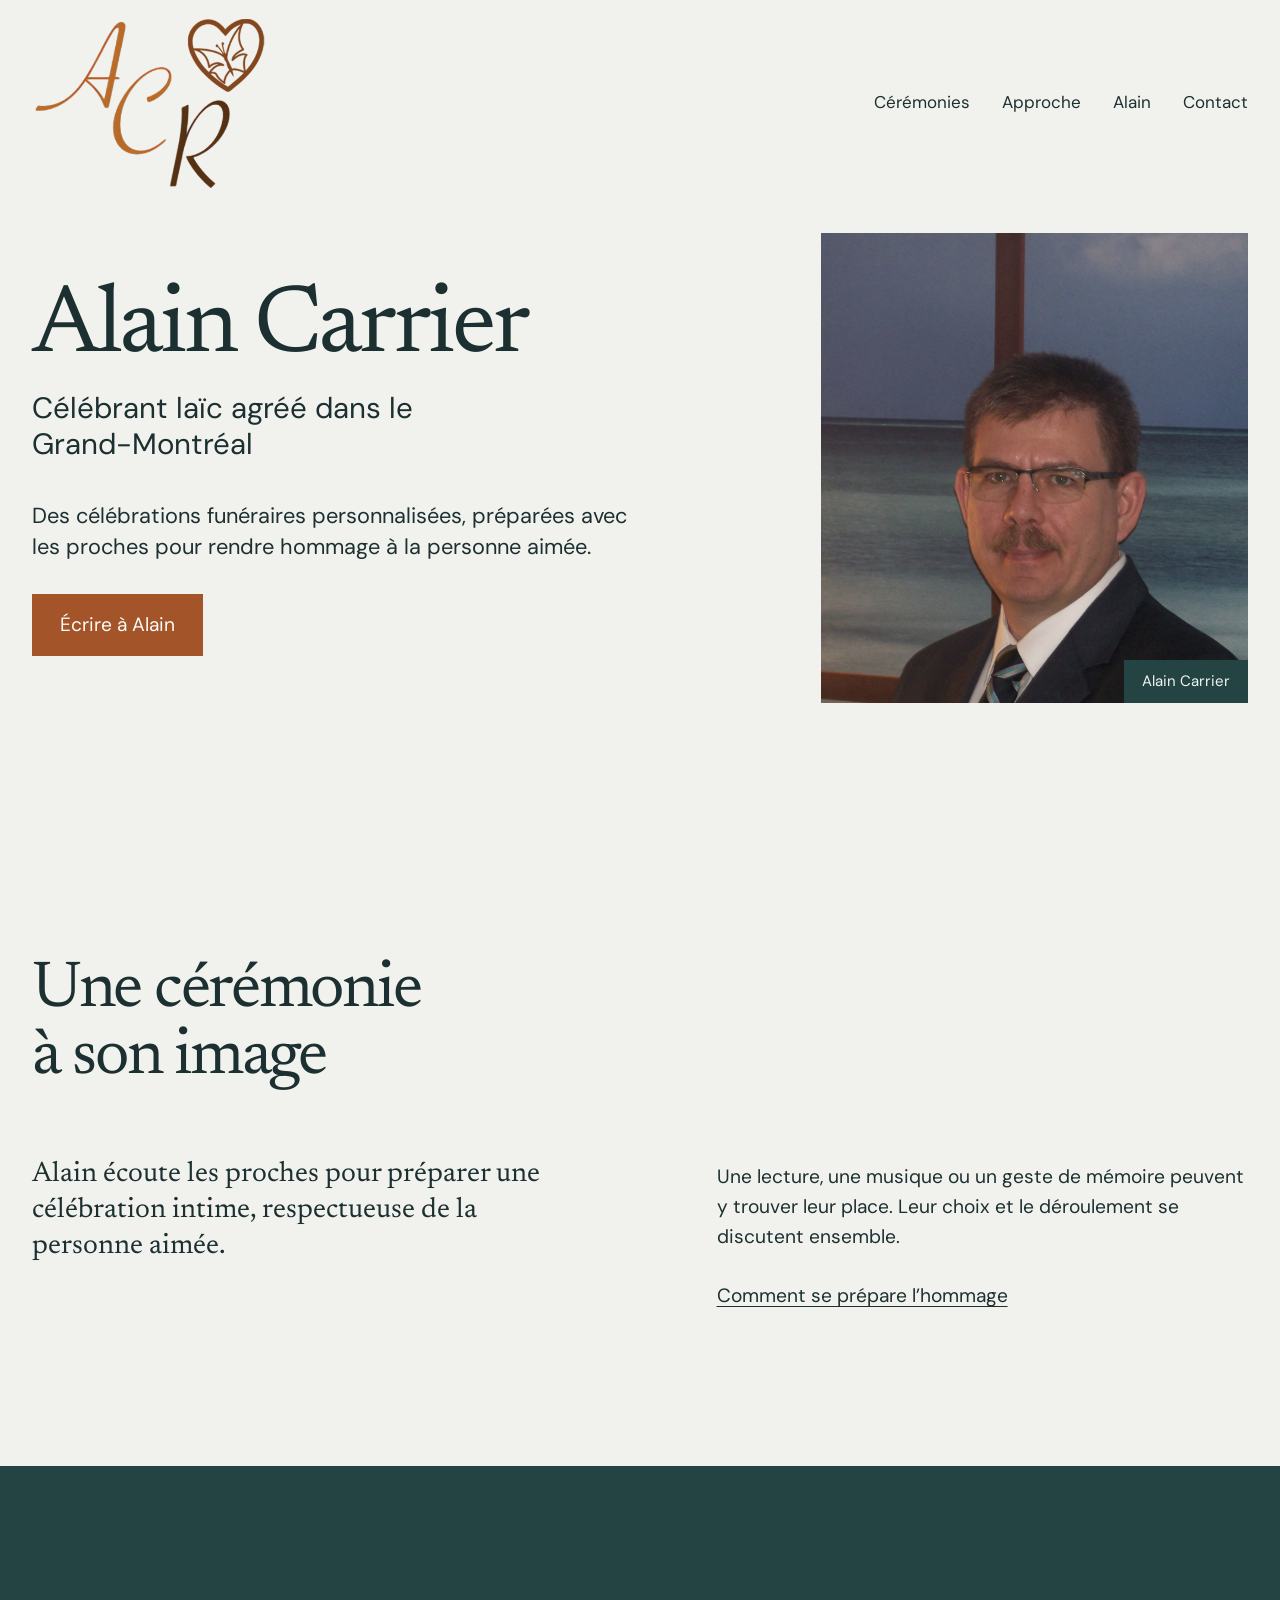
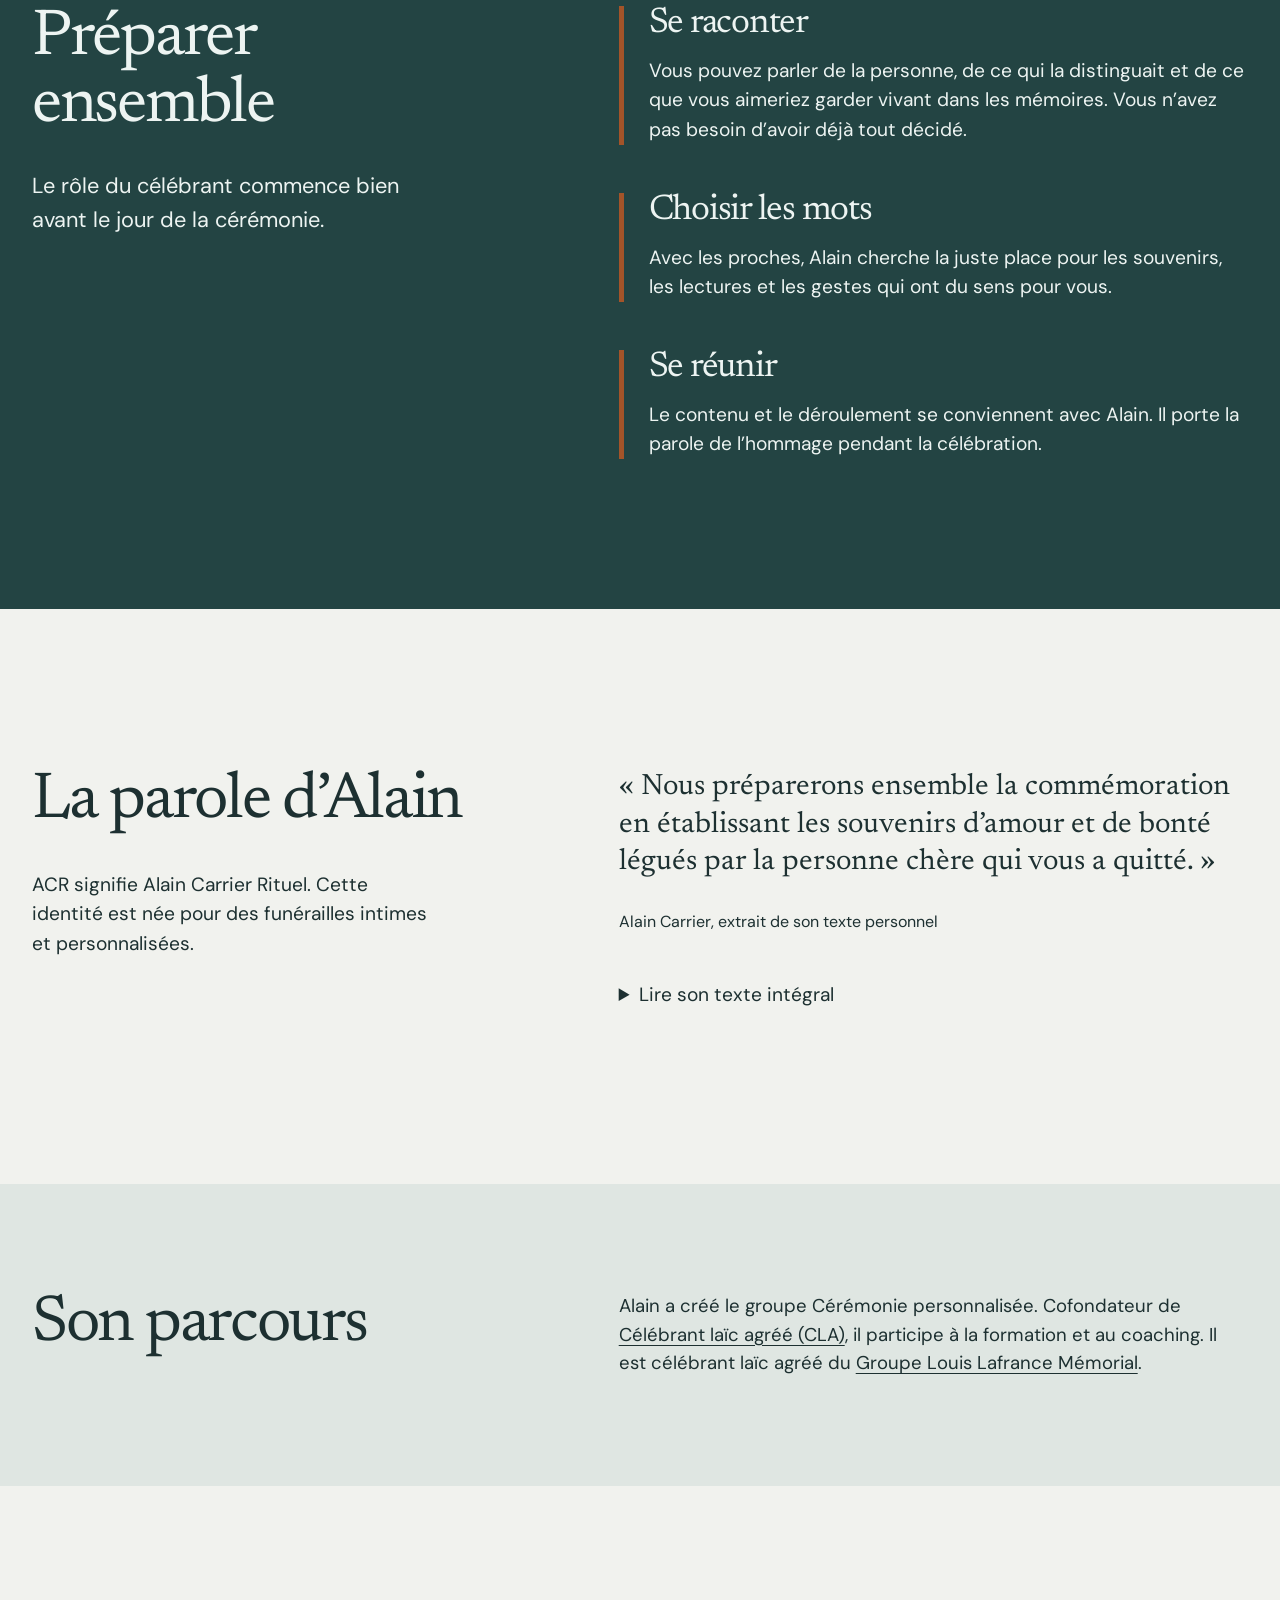
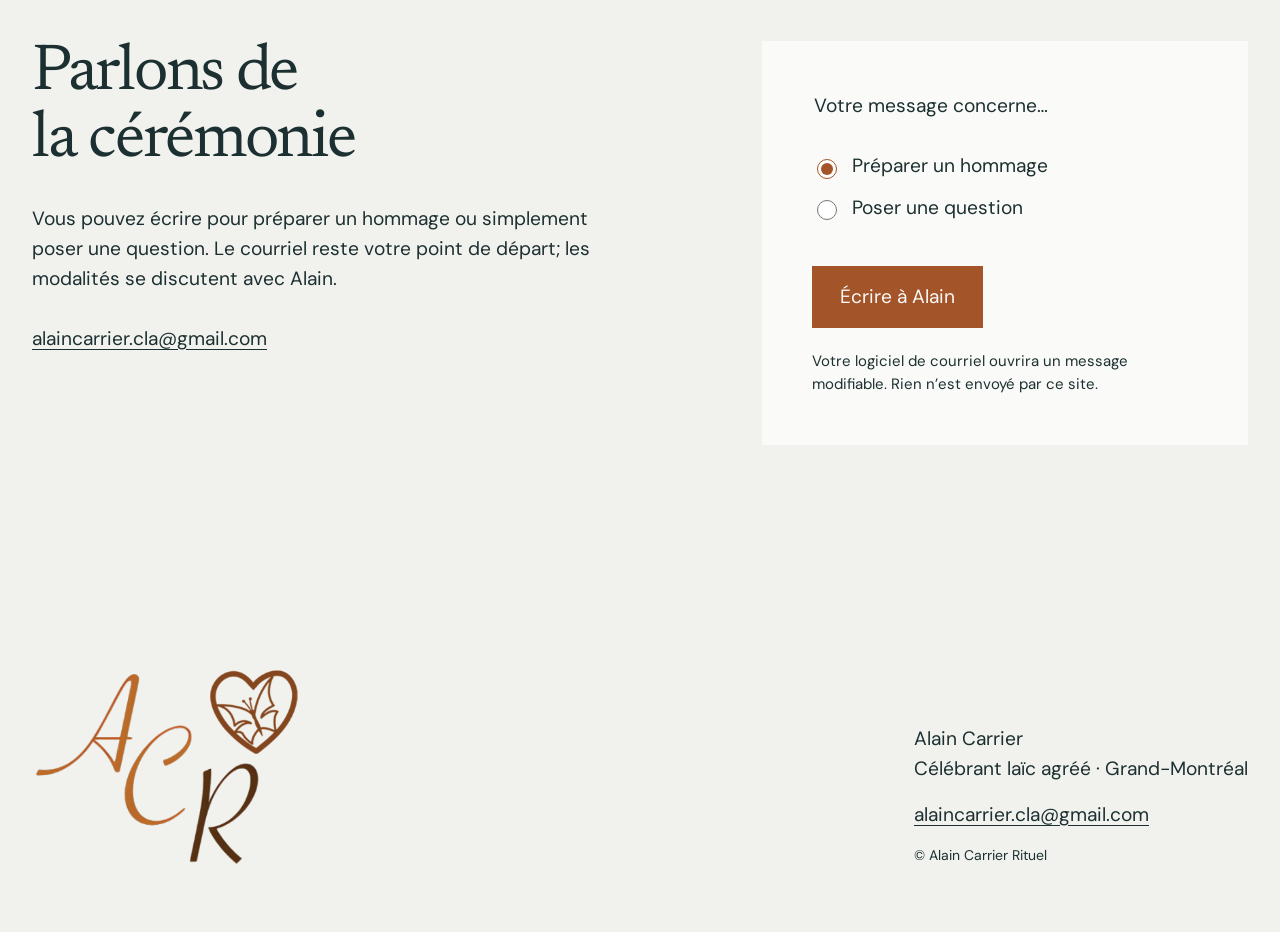
<file: site/index.html>
<!doctype html>
<html lang="fr-CA">
<head>
  <meta charset="utf-8">
  <meta name="viewport" content="width=device-width, initial-scale=1">
  <meta name="robots" content="noindex,nofollow">
  <meta name="description" content="Alain Carrier, célébrant laïc agréé dans le Grand-Montréal. Des célébrations funéraires personnalisées, préparées avec les proches.">
  <title>Alain Carrier Rituel | Célébrant laïc agréé</title>
  <link rel="stylesheet" href="./styles.css">
  <script src="./script.js" defer></script>
</head>
<body>
  <a class="skip" href="#contenu">Aller au contenu</a>
  <header class="site-header frame">
    <a class="brand" href="#accueil" aria-label="Alain Carrier Rituel, accueil"><img src="./assets/logo-acr.png" width="397" height="297" alt="ACR, Alain Carrier Rituel"></a>
    <nav aria-label="Navigation principale">
      <a href="#ceremonies">Cérémonies</a><a href="#approche">Approche</a><a href="#alain">Alain</a><a href="#contact">Contact</a>
    </nav>
  </header>
  <main id="contenu">
    <section class="hero frame" id="accueil" aria-labelledby="titre">
      <div class="hero-copy">
        <h1 id="titre">Alain Carrier</h1>
        <p class="hero-role">Célébrant laïc agréé dans le Grand-Montréal</p>
        <p class="hero-lead">Des célébrations funéraires personnalisées, préparées avec les proches pour rendre hommage à la personne aimée.</p>
        <a class="button" href="mailto:alaincarrier.cla@gmail.com?subject=Premier%20contact%20-%20c%C3%A9l%C3%A9bration%20hommage">Écrire à Alain</a>
      </div>
      <figure class="hero-photo"><img src="./assets/alain-carrier.jpg" width="2048" height="1536" alt="Portrait d’Alain Carrier"><figcaption>Alain Carrier</figcaption></figure>
    </section>
    <section class="intro frame" id="ceremonies" aria-labelledby="ceremonies-title">
      <h2 id="ceremonies-title">Une cérémonie à son image</h2>
      <p>Alain écoute les proches pour préparer une célébration intime, respectueuse de la personne aimée.</p>
      <div class="intro-detail"><p>Une lecture, une musique ou un geste de mémoire peuvent y trouver leur place. Leur choix et le déroulement se discutent ensemble.</p><a href="#approche">Comment se prépare l’hommage</a></div>
    </section>
    <section class="approach" id="approche" aria-labelledby="approche-title">
      <div class="frame approach-inner">
        <div class="approach-heading"><h2 id="approche-title">Préparer ensemble</h2><p>Le rôle du célébrant commence bien avant le jour de la cérémonie.</p></div>
        <div class="approach-steps">
          <div><h3>Se raconter</h3><p>Vous pouvez parler de la personne, de ce qui la distinguait et de ce que vous aimeriez garder vivant dans les mémoires. Vous n’avez pas besoin d’avoir déjà tout décidé.</p></div>
          <div><h3>Choisir les mots</h3><p>Avec les proches, Alain cherche la juste place pour les souvenirs, les lectures et les gestes qui ont du sens pour vous.</p></div>
          <div><h3>Se réunir</h3><p>Le contenu et le déroulement se conviennent avec Alain. Il porte la parole de l’hommage pendant la célébration.</p></div>
        </div>
      </div>
    </section>
    <section class="about frame" id="alain" aria-labelledby="alain-title">
      <div class="about-heading"><h2 id="alain-title">La parole d’Alain</h2><p>ACR signifie Alain Carrier Rituel. Cette identité est née pour des funérailles intimes et personnalisées.</p></div>
      <div class="about-voice"><blockquote><p>« Nous préparerons ensemble la commémoration en établissant les souvenirs d’amour et de bonté légués par la personne chère qui vous a quitté. »</p></blockquote><p class="attribution">Alain Carrier, extrait de son texte personnel</p><details><summary>Lire son texte intégral</summary><p>« Mon éducation, mes expériences de vie et mon appréciation pour l'expérience humaine me permettent de vous assurer une célébration digne et respectueuse de la personne tant aimée. Nous préparerons ensemble la commémoration en établissant les souvenirs d’amour et de bonté légués par la personne chère qui vous a quitté. Cet héritage établira une base pour un souvenir éternel plein de respect et d'amour qui s’enracinera dans votre cœur favorisant ainsi la paix pour un laisser-aller. »</p></details></div>
    </section>
    <section class="context" aria-labelledby="context-title"><div class="frame context-inner"><h2 id="context-title">Son parcours</h2><p>Alain a créé le groupe Cérémonie personnalisée. Cofondateur de <a href="http://www.celebrantlaicagree.com/">Célébrant laïc agréé (CLA)</a>, il participe à la formation et au coaching. Il est célébrant laïc agréé du <a href="https://louislafrance-v3.pages.dev/">Groupe Louis Lafrance Mémorial</a>.</p></div></section>
    <section class="contact frame" id="contact" aria-labelledby="contact-title"><div><h2 id="contact-title">Parlons de la cérémonie</h2><p>Vous pouvez écrire pour préparer un hommage ou simplement poser une question. Le courriel reste votre point de départ; les modalités se discutent avec Alain.</p><p class="direct"><a href="mailto:alaincarrier.cla@gmail.com">alaincarrier.cla@gmail.com</a></p></div><div class="contact-action"><fieldset><legend>Votre message concerne…</legend><label><input type="radio" name="sujet" value="hommage" checked> Préparer un hommage</label><label><input type="radio" name="sujet" value="question"> Poser une question</label></fieldset><a class="button" id="compose-email" href="mailto:alaincarrier.cla@gmail.com?subject=Premier%20contact%20-%20c%C3%A9l%C3%A9bration%20hommage">Écrire à Alain</a><p>Votre logiciel de courriel ouvrira un message modifiable. Rien n’est envoyé par ce site.</p></div></section>
  </main>
  <footer class="footer"><div class="frame footer-inner"><img src="./assets/logo-acr.png" width="397" height="297" alt="ACR, Alain Carrier Rituel" loading="lazy"><div><p>Alain Carrier<br>Célébrant laïc agréé · Grand-Montréal</p><a href="mailto:alaincarrier.cla@gmail.com">alaincarrier.cla@gmail.com</a><small>© Alain Carrier Rituel</small></div></div></footer>
</body>
</html>
</file>
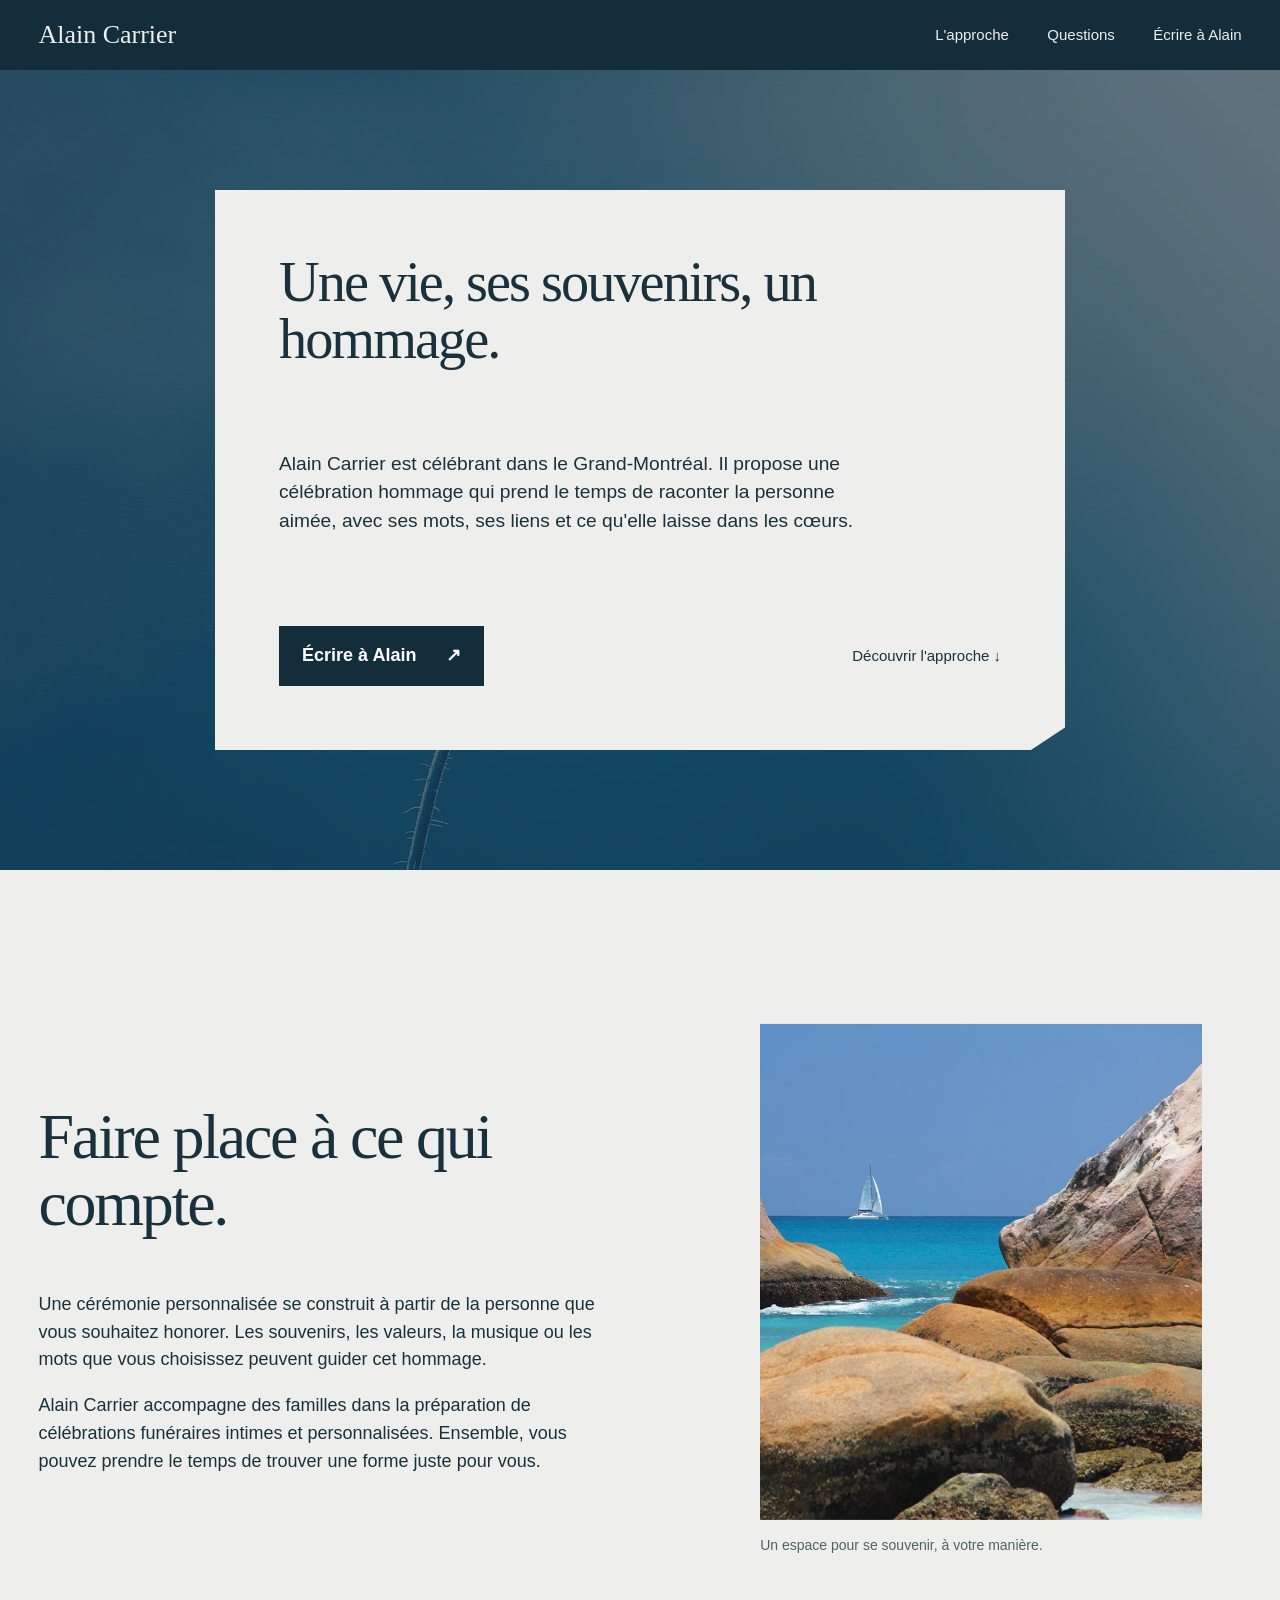
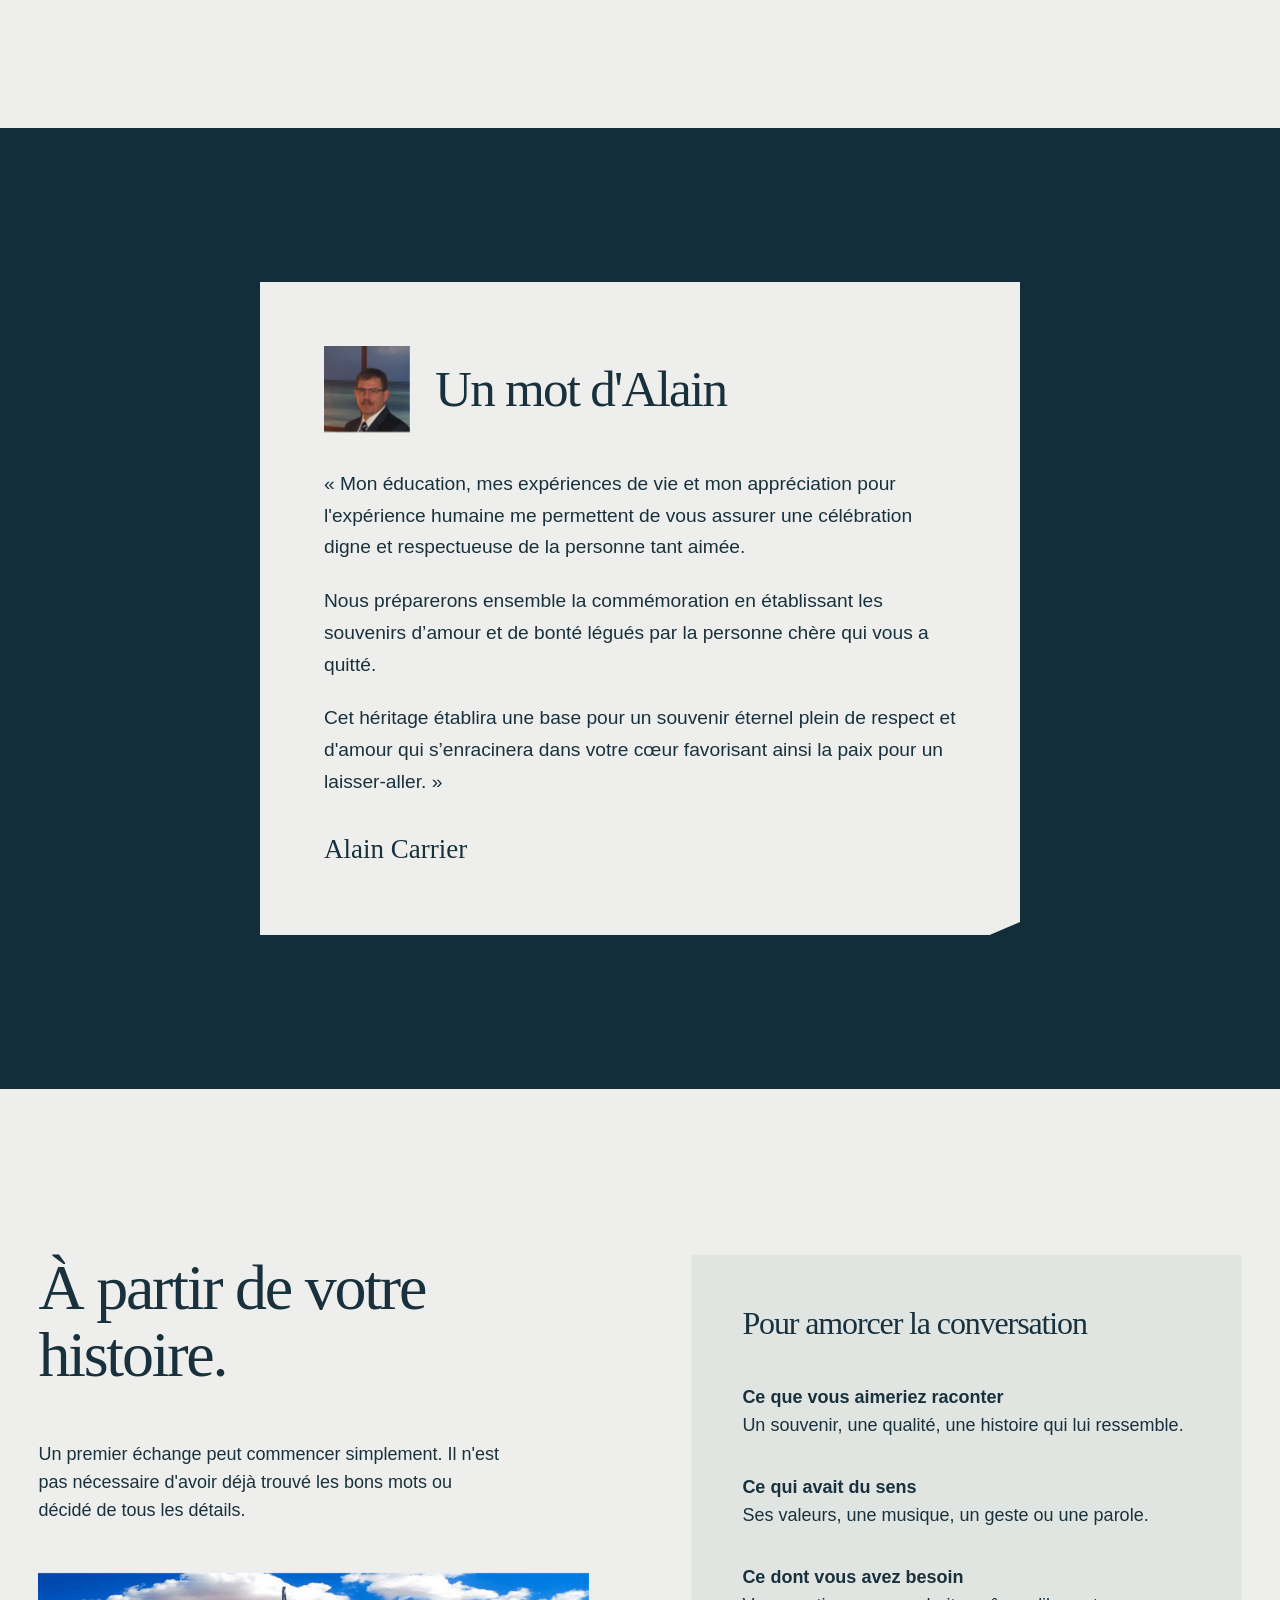
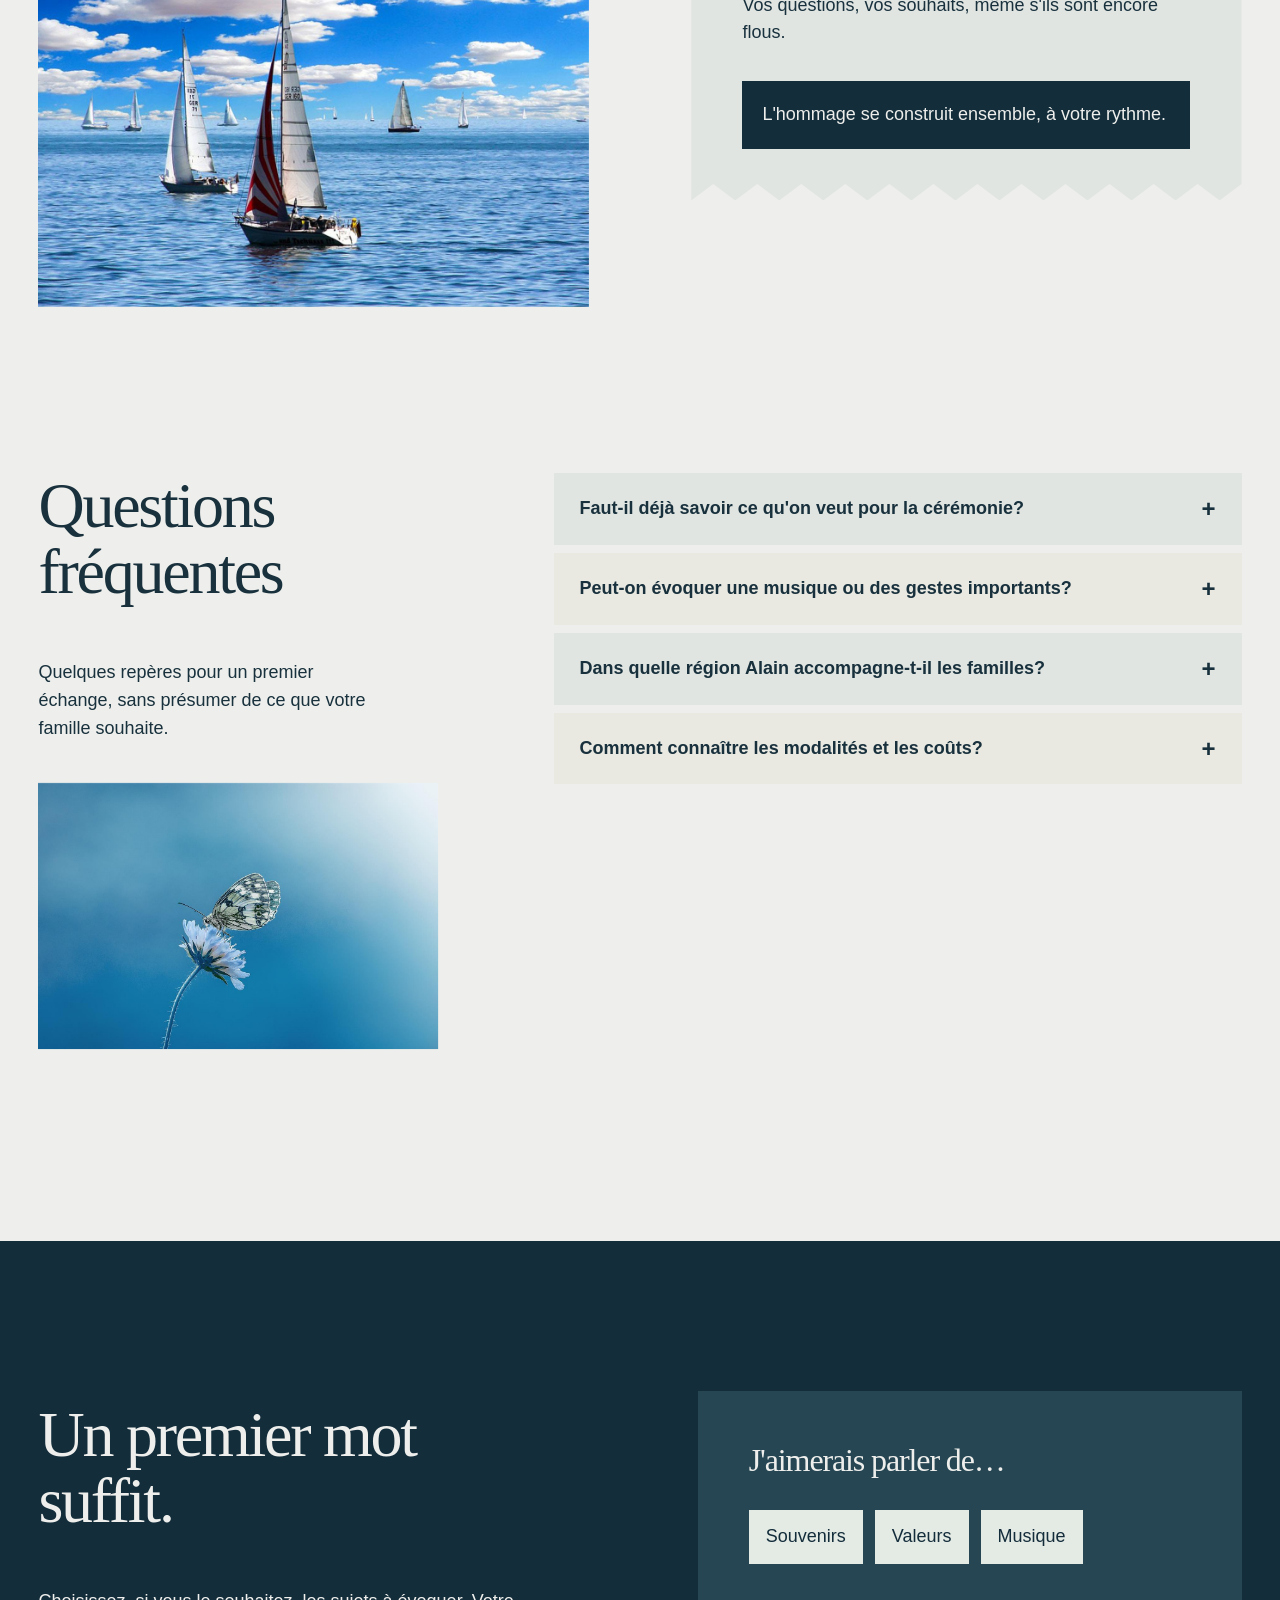
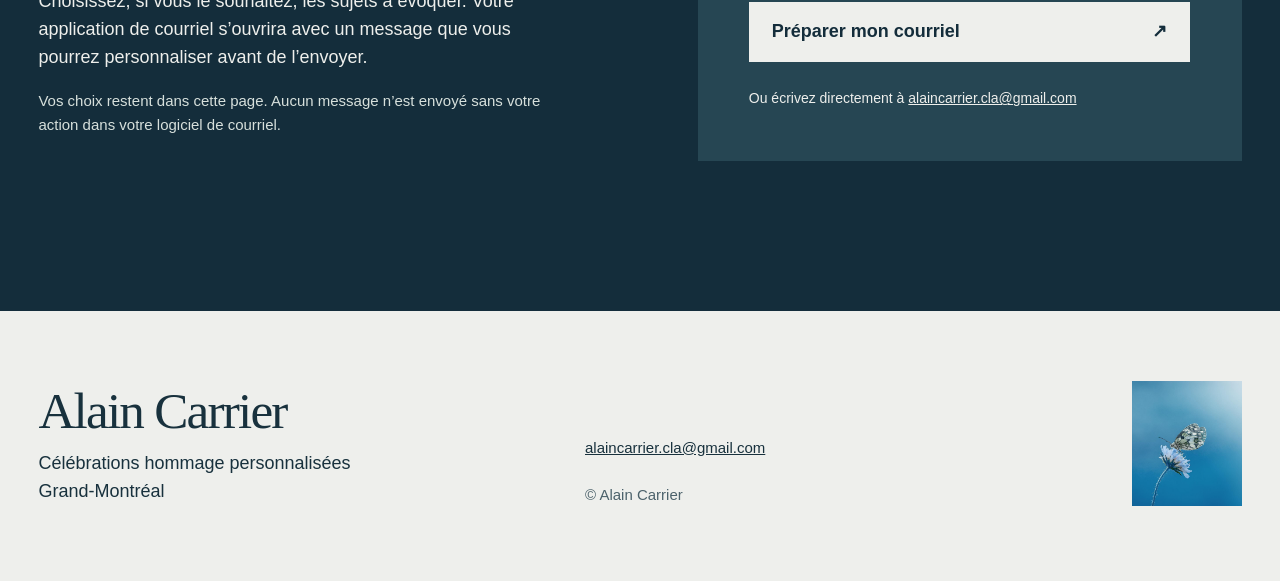
<file: site/v1/index.html>
<!doctype html>
<html lang="fr-CA">
<head>
  <meta charset="utf-8">
  <meta name="viewport" content="width=device-width, initial-scale=1">
  <meta name="robots" content="noindex,nofollow">
  <meta name="description" content="Alain Carrier, célébrant d'hommages personnalisés dans le Grand-Montréal. Un accompagnement humain pour honorer la personne aimée.">
  <title>Alain Carrier — Célébrations hommage</title>
  <link rel="stylesheet" href="./styles.css">
  <script src="./script.js" defer></script>
</head>
<body>
  <a class="skip" href="#contenu">Aller au contenu</a>
  <header class="site-nav" aria-label="En-tête du site">
    <a class="wordmark" href="#accueil" aria-label="Alain Carrier, retour à l'accueil">Alain Carrier</a>
    <nav aria-label="Navigation principale">
      <a href="#approche">L'approche</a>
      <a href="#questions">Questions</a>
      <a href="#contact">Écrire à Alain</a>
    </nav>
  </header>

  <main id="contenu">
    <section id="accueil" class="hero" aria-labelledby="titre">
      <img class="hero-photo" src="./assets/fleur-papillon.jpg" alt="" width="1280" height="853" aria-hidden="true">
      <div class="hero-sheet">
        <h1 id="titre">Une vie, ses souvenirs, un hommage.</h1>
        <p class="hero-intro">Alain Carrier est célébrant dans le Grand-Montréal. Il propose une célébration hommage qui prend le temps de raconter la personne aimée, avec ses mots, ses liens et ce qu'elle laisse dans les cœurs.</p>
        <div class="hero-bottom">
          <a class="button" href="mailto:alaincarrier.cla@gmail.com?subject=Premier%20contact%20%E2%80%94%20c%C3%A9l%C3%A9bration%20hommage">Écrire à Alain <span aria-hidden="true">↗</span></a>
          <a class="quiet-link" href="#approche">Découvrir l'approche ↓</a>
        </div>
      </div>
    </section>

    <section id="approche" class="approach section-frame" aria-labelledby="approche-titre">
      <div class="approach-copy">
        <h2 id="approche-titre">Faire place à ce qui compte.</h2>
        <p>Une cérémonie personnalisée se construit à partir de la personne que vous souhaitez honorer. Les souvenirs, les valeurs, la musique ou les mots que vous choisissez peuvent guider cet hommage.</p>
        <p>Alain Carrier accompagne des familles dans la préparation de célébrations funéraires intimes et personnalisées. Ensemble, vous pouvez prendre le temps de trouver une forme juste pour vous.</p>
      </div>
      <figure class="approach-image"><img src="./assets/rochers-mer.jpg" alt="Rochers baignés de lumière près de la mer" width="1280" height="853" loading="lazy"><figcaption>Un espace pour se souvenir, à votre manière.</figcaption></figure>
    </section>

    <section class="letter-field" aria-labelledby="lettre-titre">
      <div class="letter section-frame">
        <div class="letter-heading"><img src="./assets/alain-carrier.jpg" alt="Portrait d'Alain Carrier" width="2048" height="1536" loading="lazy"><h2 id="lettre-titre">Un mot d'Alain</h2></div>
        <blockquote>
          <p>« Mon éducation, mes expériences de vie et mon appréciation pour l'expérience humaine me permettent de vous assurer une célébration digne et respectueuse de la personne tant aimée.</p>
          <p>Nous préparerons ensemble la commémoration en établissant les souvenirs d’amour et de bonté légués par la personne chère qui vous a quitté.</p>
          <p>Cet héritage établira une base pour un souvenir éternel plein de respect et d'amour qui s’enracinera dans votre cœur favorisant ainsi la paix pour un laisser-aller. »</p>
        </blockquote>
        <p class="signature">Alain Carrier</p>
      </div>
    </section>

    <section class="path section-frame" aria-labelledby="chemin-titre">
      <div class="path-copy"><h2 id="chemin-titre">À partir de votre histoire.</h2><p>Un premier échange peut commencer simplement. Il n'est pas nécessaire d'avoir déjà trouvé les bons mots ou décidé de tous les détails.</p><img src="./assets/voiliers.jpg" alt="Voiliers sur l'eau sous un ciel clair" width="1280" height="877" loading="lazy"></div>
      <div class="path-slip" aria-label="Pistes pour préparer la célébration">
        <h3>Pour amorcer la conversation</h3>
        <p><strong>Ce que vous aimeriez raconter</strong><br>Un souvenir, une qualité, une histoire qui lui ressemble.</p>
        <p><strong>Ce qui avait du sens</strong><br>Ses valeurs, une musique, un geste ou une parole.</p>
        <p><strong>Ce dont vous avez besoin</strong><br>Vos questions, vos souhaits, même s'ils sont encore flous.</p>
        <p class="slip-end">L'hommage se construit ensemble, à votre rythme.</p>
      </div>
    </section>

    <section id="questions" class="faq section-frame" aria-labelledby="questions-titre">
      <div class="faq-heading"><h2 id="questions-titre">Questions fréquentes</h2><p>Quelques repères pour un premier échange, sans présumer de ce que votre famille souhaite.</p><img src="./assets/fleur-papillon.jpg" alt="Papillon sur une fleur" width="1280" height="853" loading="lazy"></div>
      <div class="faq-list">
        <details><summary>Faut-il déjà savoir ce qu'on veut pour la cérémonie?</summary><p>Non. Vous pouvez écrire avec quelques souvenirs ou simplement avec vos questions. Les possibilités se discutent avec Alain lors d'un premier échange.</p></details>
        <details><summary>Peut-on évoquer une musique ou des gestes importants?</summary><p>Vous pouvez en parler dans votre message. Leur place dans la célébration sera à convenir ensemble, selon le lieu et les personnes concernées.</p></details>
        <details><summary>Dans quelle région Alain accompagne-t-il les familles?</summary><p>Alain accompagne les familles dans le Grand-Montréal. Pour un lieu précis, écrivez-lui afin de vérifier ce qui est possible.</p></details>
        <details><summary>Comment connaître les modalités et les coûts?</summary><p>Les modalités et les honoraires se discutent directement avec Alain selon votre situation. Vous pouvez les demander dès votre premier message.</p></details>
      </div>
    </section>

    <section id="contact" class="contact" aria-labelledby="contact-titre">
      <div class="contact-inner section-frame">
        <div class="contact-text"><h2 id="contact-titre">Un premier mot suffit.</h2><p>Choisissez, si vous le souhaitez, les sujets à évoquer. Votre application de courriel s’ouvrira avec un message que vous pourrez personnaliser avant de l’envoyer.</p><p class="privacy">Vos choix restent dans cette page. Aucun message n’est envoyé sans votre action dans votre logiciel de courriel.</p></div>
        <div class="composer" role="group" aria-labelledby="composer-title">
          <h3 id="composer-title">J'aimerais parler de…</h3>
          <div class="choices">
            <label><input type="checkbox" value="souvenirs"><span>Souvenirs</span></label>
            <label><input type="checkbox" value="valeurs"><span>Valeurs</span></label>
            <label><input type="checkbox" value="musique"><span>Musique</span></label>
          </div>
          <a id="compose-email" class="button button-light" href="mailto:alaincarrier.cla@gmail.com?subject=Premier%20contact%20%E2%80%94%20c%C3%A9l%C3%A9bration%20hommage">Préparer mon courriel <span aria-hidden="true">↗</span></a>
          <p class="email-address">Ou écrivez directement à <a href="mailto:alaincarrier.cla@gmail.com">alaincarrier.cla@gmail.com</a></p>
        </div>
      </div>
    </section>
  </main>
  <footer class="footer section-frame"><div><p class="footer-title">Alain Carrier</p><p>Célébrations hommage personnalisées<br>Grand-Montréal</p></div><div class="footer-end"><a href="mailto:alaincarrier.cla@gmail.com">alaincarrier.cla@gmail.com</a><p>© Alain Carrier</p></div><img src="./assets/fleur-papillon.jpg" alt="Papillon posé sur une fleur dans une lumière bleue" width="1280" height="853" loading="lazy"></footer>
</body>
</html>
</file>
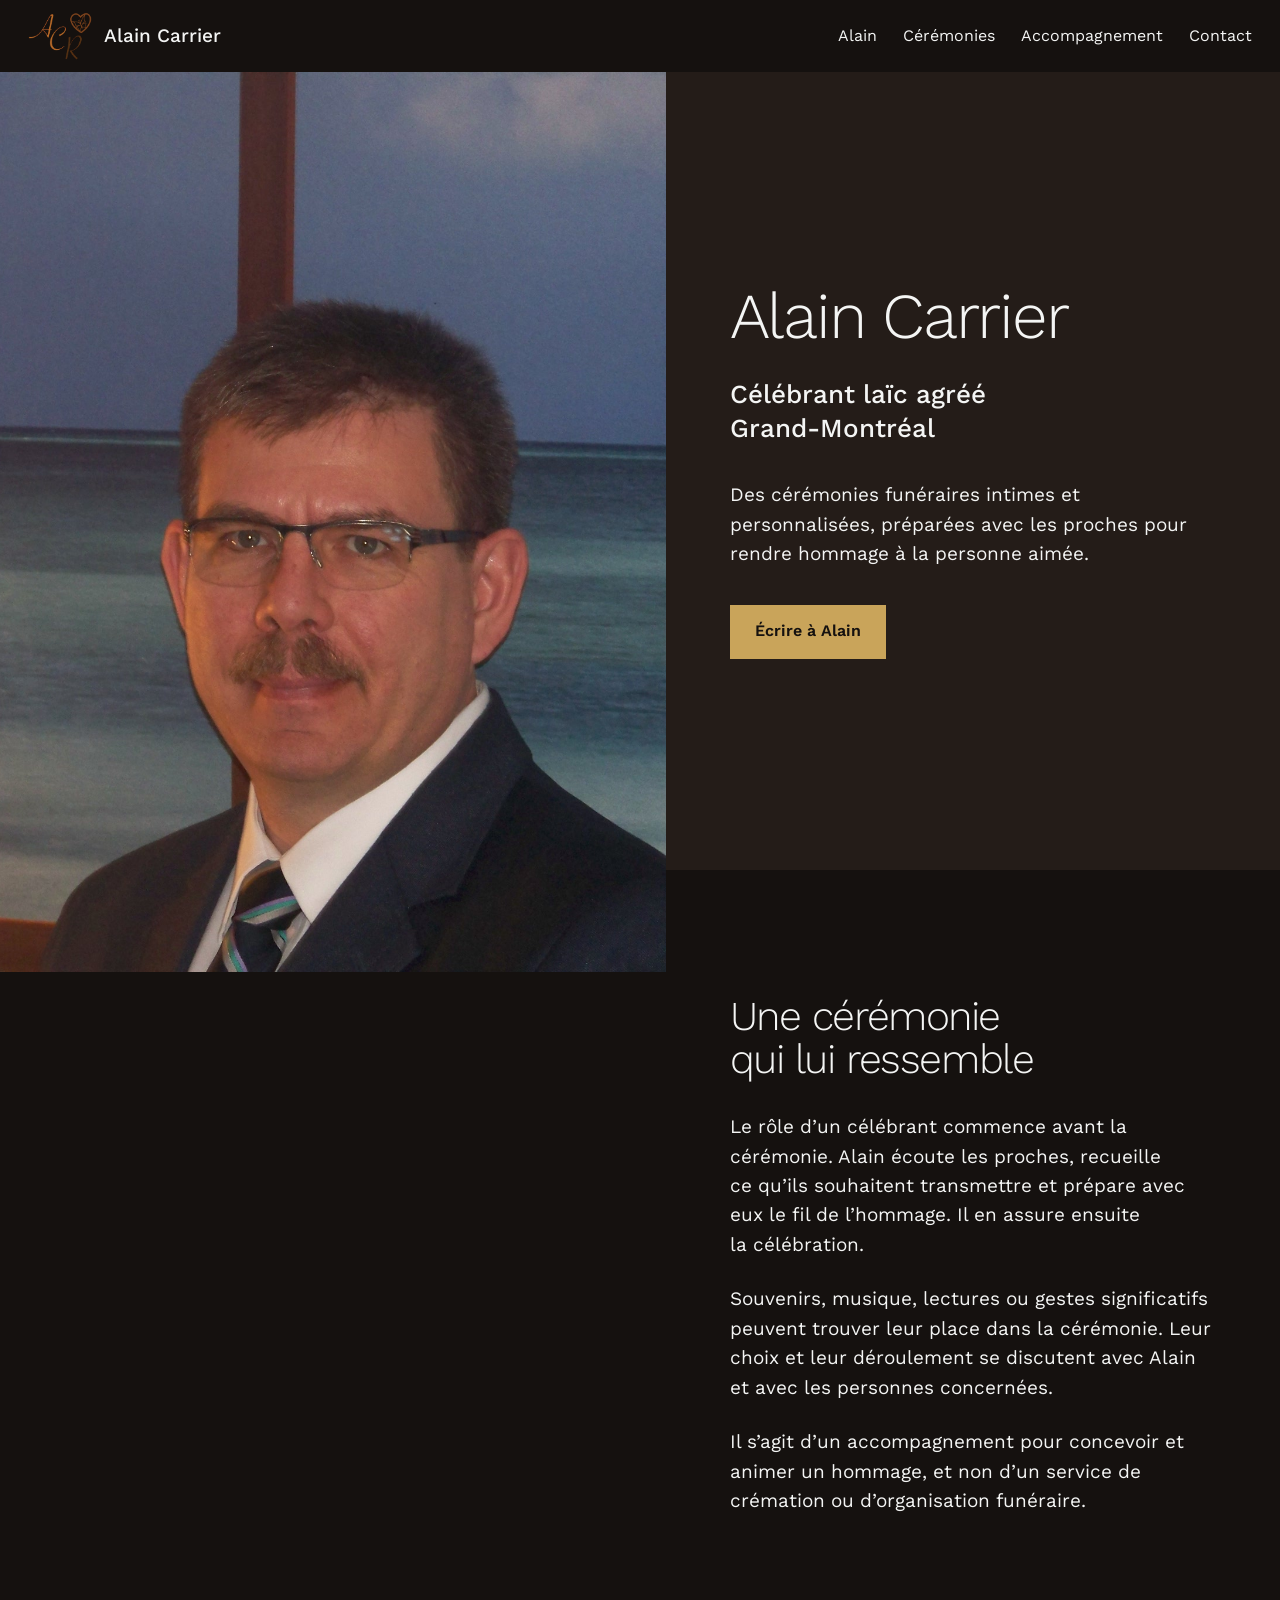
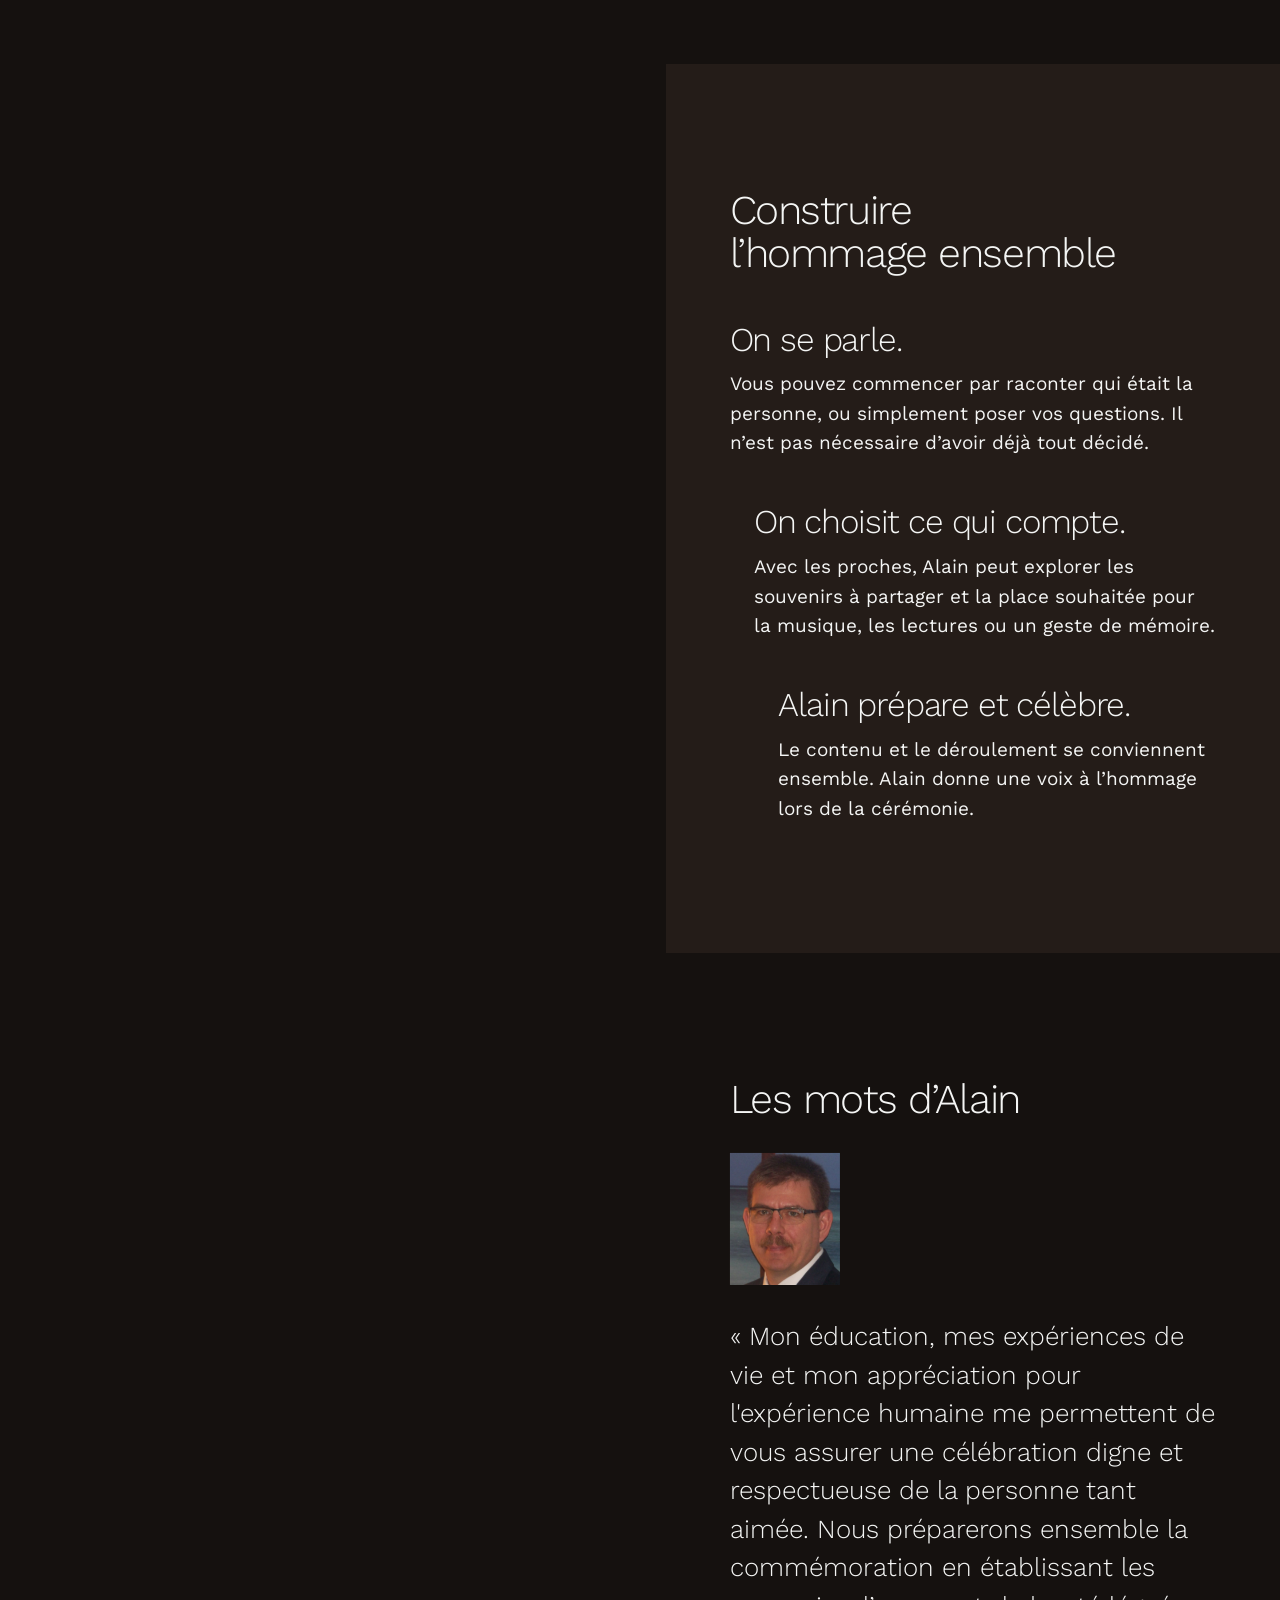
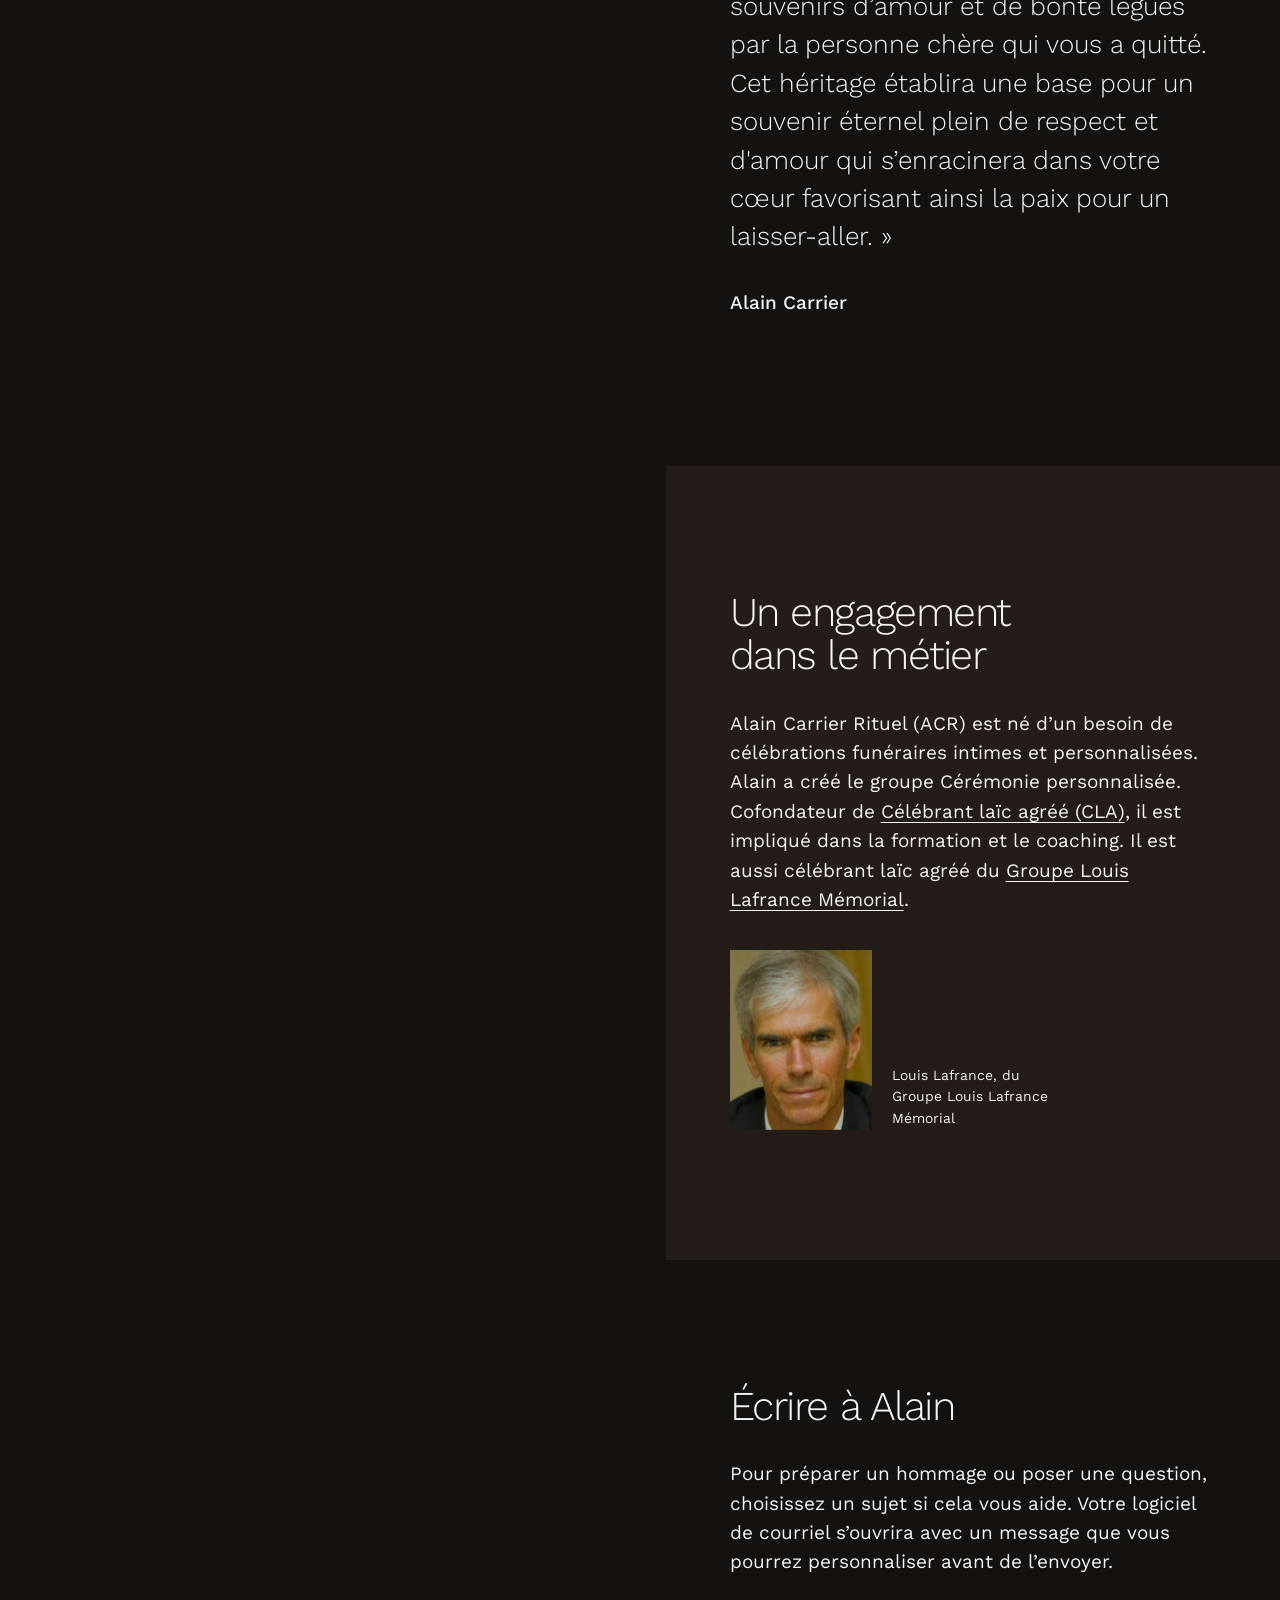
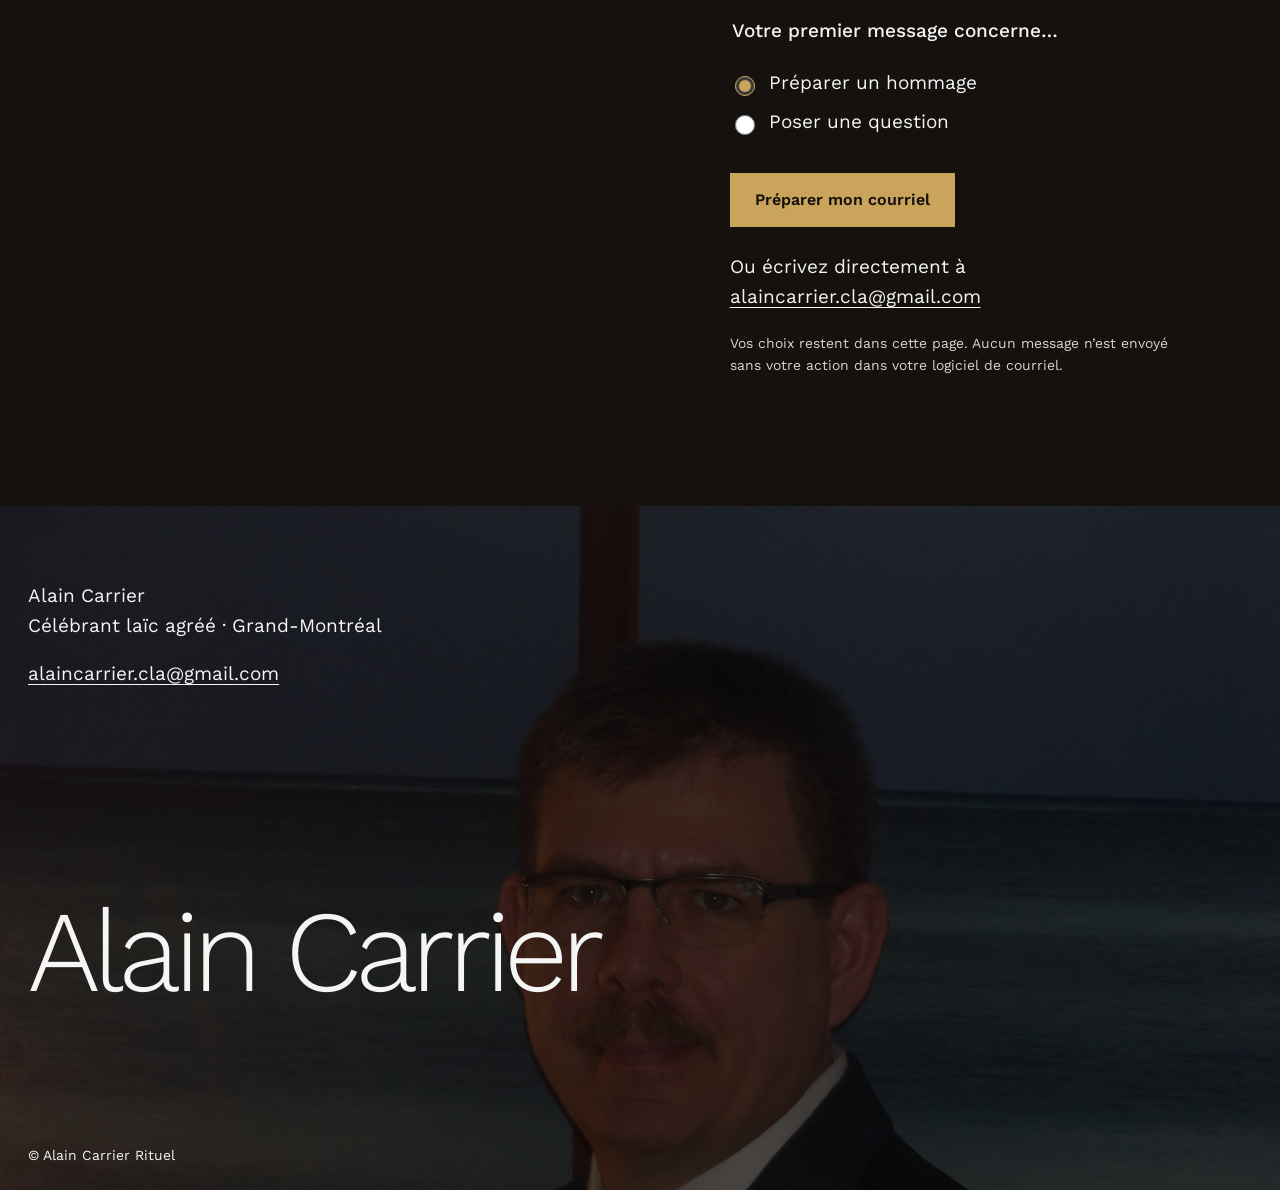
<file: site/v2/index.html>
<!doctype html>
<html lang="fr-CA">
<head>
  <meta charset="utf-8">
  <meta name="viewport" content="width=device-width, initial-scale=1">
  <meta name="robots" content="noindex,nofollow">
  <meta name="description" content="Alain Carrier, célébrant laïc agréé dans le Grand-Montréal. Des célébrations funéraires intimes et personnalisées, préparées avec les proches.">
  <title>Alain Carrier | Célébrant laïc agréé — Grand-Montréal</title>
  <link rel="preconnect" href="https://fonts.googleapis.com">
  <link rel="preconnect" href="https://fonts.gstatic.com" crossorigin>
  <link href="https://fonts.googleapis.com/css2?family=Work+Sans:wght@300;400;500;600&display=swap" rel="stylesheet">
  <link rel="stylesheet" href="./v2.css">
  <script src="./v2.js" defer></script>
</head>
<body>
  <a class="skip" href="#contenu">Aller au contenu</a>

  <header class="site-header">
    <a class="brand" href="#alain" aria-label="Alain Carrier, accueil"><img src="./assets/logo-acr.png" alt="" width="397" height="297"><span>Alain Carrier</span></a>
    <nav aria-label="Navigation principale">
      <a href="#alain">Alain</a><a href="#ceremonies">Cérémonies</a><a href="#accompagnement">Accompagnement</a><a href="#contact">Contact</a>
    </nav>
  </header>
  <main id="contenu" class="stage">
    <aside class="portrait-stage" aria-label="Portrait d’Alain Carrier">
      <img class="portrait portrait-close" src="./assets/alain-portrait.jpg" alt="Portrait d’Alain Carrier" width="766" height="922">
      <img class="portrait portrait-wide" src="./assets/alain-carrier.jpg" alt="" width="2048" height="1536" aria-hidden="true">
    </aside>
    <div class="reading">
      <section id="alain" class="hero" aria-labelledby="hero-title">
        <div class="hero-copy">
          <h1 id="hero-title">Alain Carrier</h1>
          <p class="role">Célébrant laïc agréé<br>Grand-Montréal</p>
          <p class="hero-description">Des cérémonies funéraires intimes et personnalisées, préparées avec les proches pour rendre hommage à la personne aimée.</p>
          <a class="button" href="mailto:alaincarrier.cla@gmail.com?subject=Premier%20contact%20-%20c%C3%A9l%C3%A9bration%20hommage">Écrire à Alain</a>
        </div>
      </section>
      <section id="ceremonies" class="ceremonies chapter" aria-labelledby="ceremonies-title">
        <h2 id="ceremonies-title">Une cérémonie qui lui ressemble</h2>
        <p>Le rôle d’un célébrant commence avant la cérémonie. Alain écoute les proches, recueille ce qu’ils souhaitent transmettre et prépare avec eux le fil de l’hommage. Il en assure ensuite la célébration.</p>
        <p>Souvenirs, musique, lectures ou gestes significatifs peuvent trouver leur place dans la cérémonie. Leur choix et leur déroulement se discutent avec Alain et avec les personnes concernées.</p>
        <p>Il s’agit d’un accompagnement pour concevoir et animer un hommage, et non d’un service de crémation ou d’organisation funéraire.</p>
      </section>
      <section id="accompagnement" class="accompagnement chapter" aria-labelledby="accompagnement-title">
        <h2 id="accompagnement-title">Construire l’hommage ensemble</h2>
        <div class="moment"><h3>On se parle.</h3><p>Vous pouvez commencer par raconter qui était la personne, ou simplement poser vos questions. Il n’est pas nécessaire d’avoir déjà tout décidé.</p></div>
        <div class="moment"><h3>On choisit ce qui compte.</h3><p>Avec les proches, Alain peut explorer les souvenirs à partager et la place souhaitée pour la musique, les lectures ou un geste de mémoire.</p></div>
        <div class="moment"><h3>Alain prépare et célèbre.</h3><p>Le contenu et le déroulement se conviennent ensemble. Alain donne une voix à l’hommage lors de la cérémonie.</p></div>
      </section>
      <section class="parole chapter" aria-labelledby="parole-title">
        <h2 id="parole-title">Les mots d’Alain</h2>
        <img class="parole-portrait" src="./assets/alain-portrait.jpg" alt="Alain Carrier" width="766" height="922" loading="lazy">
        <blockquote>
          <p>« Mon éducation, mes expériences de vie et mon appréciation pour l'expérience humaine me permettent de vous assurer une célébration digne et respectueuse de la personne tant aimée. Nous préparerons ensemble la commémoration en établissant les souvenirs d’amour et de bonté légués par la personne chère qui vous a quitté. Cet héritage établira une base pour un souvenir éternel plein de respect et d'amour qui s’enracinera dans votre cœur favorisant ainsi la paix pour un laisser-aller. »</p>
        </blockquote>
        <p class="attribution">Alain Carrier</p>
      </section>
      <section class="reseau chapter" aria-labelledby="reseau-title">
        <h2 id="reseau-title">Un engagement dans le métier</h2>
        <p>Alain Carrier Rituel (ACR) est né d’un besoin de célébrations funéraires intimes et personnalisées. Alain a créé le groupe Cérémonie personnalisée. Cofondateur de <a href="http://www.celebrantlaicagree.com/">Célébrant laïc agréé (CLA)</a>, il est impliqué dans la formation et le coaching. Il est aussi célébrant laïc agréé du <a href="https://louislafrance-v3.pages.dev/">Groupe Louis Lafrance Mémorial</a>.</p>
        <figure class="network-photo"><img src="./assets/louis-lafrance.jpg" alt="Portrait de Louis Lafrance" width="588" height="885" loading="lazy"><figcaption>Louis Lafrance, du Groupe Louis Lafrance Mémorial</figcaption></figure>
      </section>
      <section id="contact" class="contact chapter" aria-labelledby="contact-title">
        <h2 id="contact-title">Écrire à Alain</h2>
        <p>Pour préparer un hommage ou poser une question, choisissez un sujet si cela vous aide. Votre logiciel de courriel s’ouvrira avec un message que vous pourrez personnaliser avant de l’envoyer.</p>
        <fieldset class="subject-choice"><legend>Votre premier message concerne…</legend>
          <label><input type="radio" name="sujet" value="hommage" checked> Préparer un hommage</label>
          <label><input type="radio" name="sujet" value="question"> Poser une question</label>
        </fieldset>
        <a id="compose-email" class="button" href="mailto:alaincarrier.cla@gmail.com?subject=Premier%20contact%20-%20c%C3%A9l%C3%A9bration%20hommage">Préparer mon courriel</a>
        <p class="direct">Ou écrivez directement à <a href="mailto:alaincarrier.cla@gmail.com">alaincarrier.cla@gmail.com</a></p>
        <p class="privacy">Vos choix restent dans cette page. Aucun message n’est envoyé sans votre action dans votre logiciel de courriel.</p>
      </section>
    </div>
  </main>
  <footer class="footer">
    <img class="footer-portrait" src="./assets/alain-carrier.jpg" alt="" width="2048" height="1536" loading="lazy">
    <div><p>Alain Carrier<br>Célébrant laïc agréé · Grand-Montréal</p><a href="mailto:alaincarrier.cla@gmail.com">alaincarrier.cla@gmail.com</a></div>
    <p class="footer-name">Alain Carrier</p>
    <div class="footer-bottom"><span>© Alain Carrier Rituel</span></div>
  </footer>
</body>
</html>
</file>
<file: site/styles.css>
@font-face {
  font-family: DM Sans;
  src: url('./assets/fonts/dm-sans.ttf') format('truetype');
  font-style: normal;
  font-weight: 400 600;
  font-display: swap;
}

@font-face {
  font-family: Newsreader;
  src: url('./assets/fonts/newsreader.ttf') format('truetype');
  font-style: normal;
  font-weight: 400 500;
  font-display: swap;
}

:root {
  --paper: #f1f2ee;
  --white: #fafbf8;
  --ink: #1d3031;
  --copper: #a35429;
  --soft: #dfe6e2;
  --deep: #234443;
  --inverse: #edf4f2;
  --body: clamp(1.0625rem,1rem + .25vw,1.25rem);
}

* {
  box-sizing: border-box;
}

html {
  scroll-behavior: smooth;
}

body {
  margin: 0;
  background: var(--paper);
  color: var(--ink);
  font: 400 var(--body)/1.55 'DM Sans',Arial,sans-serif;
}

a {
  color: inherit;
  text-underline-offset: .2em;
}

a:hover {
  color: var(--copper);
}

a:focus-visible,input:focus-visible,summary:focus-visible {
  outline: 3px solid var(--copper);
  outline-offset: 5px;
}

.skip {
  position: fixed;
  z-index: 10;
  top: -100px;
  left: 20px;
  padding: 12px;
  background: var(--white);
}

.skip:focus {
  top: 12px;
}

.frame {
  width: calc(100% - 64px);
  max-width: 1500px;
  margin-inline: auto;
}

h1,h2,h3,p,blockquote,figure {
  margin: 0;
}

h1,h2,h3 {
  font-family: Newsreader,Georgia,serif;
  font-weight: 400;
  letter-spacing: -.035em;
  line-height: 1.02;
  text-wrap: balance;
}

h1 {
  font-size: clamp(4rem,7.5vw,8rem);
}

h2 {
  font-size: clamp(3rem,5.1vw,5.5rem);
}

h3 {
  font-size: clamp(2rem,2.8vw,3rem);
}

p {
  text-wrap: pretty;
}

img {
  display: block;
  max-width: 100%;
}

.site-header {
  display: flex;
  align-items: center;
  justify-content: space-between;
  gap: 32px;
  min-height: 205px;
}

.brand {
  display: block;
  flex: none;
}

.brand img {
  width: 236px;
  height: 177px;
  object-fit: contain;
}

.site-header nav {
  display: flex;
  flex-wrap: wrap;
  gap: 14px 32px;
  font-size: 17px;
}

.site-header nav a {
  text-decoration: none;
}

.site-header nav a:hover {
  text-decoration: underline;
}

.hero {
  display: grid;
  grid-template-columns: minmax(0,1.25fr) minmax(0,.75fr);
  align-items: center;
  gap: clamp(40px,6vw,110px);
  padding-block: 28px 110px;
  min-height: 570px;
}

.hero-copy {
  padding-block: 25px;
}

.hero-role {
  font-size: clamp(1.5rem,2.3vw,2.2rem);
  line-height: 1.24;
  margin-top: 12px;
  max-width: 26ch;
}

.hero-lead {
  font-size: clamp(1.15rem,1.7vw,1.5rem);
  max-width: 40ch;
  line-height: 1.42;
  margin-top: 38px;
}

.button {
  display: inline-flex;
  align-items: center;
  justify-content: center;
  background: var(--copper);
  color: var(--white);
  padding: 16px 28px;
  min-height: 56px;
  text-decoration: none;
  font-weight: 600;
  margin-top: 32px;
  transition: transform .2s,background-color .2s;
}

.button:hover {
  transform: translateY(-2px);
  background: var(--deep);
  color: var(--white);
}

.button:active {
  transform: translateY(1px);
}

.hero-photo {
  align-self: stretch;
  min-height: 470px;
  position: relative;
  background: var(--deep);
  overflow: hidden;
}

.hero-photo img {
  width: 100%;
  height: 100%;
  position: absolute;
  inset: 0;
  object-fit: cover;
  object-position: 55% 40%;
  filter: saturate(.8);
}

.hero-photo figcaption {
  position: absolute;
  bottom: 0;
  right: 0;
  background: var(--deep);
  color: var(--inverse);
  padding: 10px 18px;
  font-size: 15px;
}

.intro {
  display: grid;
  grid-template-columns: 1.05fr .95fr;
  column-gap: 8%;
  padding-block: 145px 155px;
}

.intro h2 {
  grid-column: 1/-1;
  max-width: 17ch;
  margin-bottom: 65px;
}

.intro>p {
  font: 400 clamp(1.55rem,2.2vw,2rem)/1.28 Newsreader,Georgia,serif;
  max-width: 32ch;
}

.intro-detail {
  max-width: 47ch;
  padding-top: 6px;
}

.intro-detail a {
  display: inline-block;
  margin-top: 30px;
  font-weight: 600;
}

.approach {
  background: var(--deep);
  color: var(--inverse);
  padding-block: 140px 150px;
}

.approach-inner {
  display: grid;
  grid-template-columns: .85fr 1.15fr;
  gap: 10%;
}

.approach-heading p {
  max-width: 26ch;
  font-size: clamp(1.25rem,1.7vw,1.5rem);
  margin-top: 30px;
}

.approach-steps {
  display: grid;
  gap: 48px;
}

.approach-steps div {
  padding: 0 0 0 25px;
  border-left: 5px solid var(--copper);
}

.approach-steps p {
  max-width: 54ch;
  margin-top: 13px;
}

.about {
  display: grid;
  grid-template-columns: .85fr 1.15fr;
  gap: 10%;
  padding-block: 160px;
}

.about-heading p {
  max-width: 32ch;
  margin-top: 34px;
}

.about-voice blockquote {
  font: 400 clamp(1.45rem,2.3vw,2.2rem)/1.28 Newsreader,Georgia,serif;
}

.attribution {
  margin-top: 28px;
  font-size: 16px;
}

.about-voice details {
  margin-top: 45px;
  max-width: 62ch;
}

.about-voice summary {
  cursor: pointer;
  font-weight: 600;
  min-height: 44px;
}

.about-voice details p {
  margin-top: 20px;
  line-height: 1.65;
}

.context {
  background: var(--soft);
  padding-block: 108px;
}

.context-inner {
  display: grid;
  grid-template-columns: .85fr 1.15fr;
  gap: 10%;
  align-items: start;
}

.context p {
  max-width: 59ch;
  font-size: clamp(1.15rem,1.45vw,1.35rem);
}

.contact {
  display: grid;
  grid-template-columns: 1fr .8fr;
  gap: 10%;
  padding-block: 155px;
}

.contact h2 {
  max-width: 12ch;
}

.contact p {
  max-width: 48ch;
  margin-top: 30px;
}

.direct {
  overflow-wrap: anywhere;
  font-weight: 600;
}

.contact-action {
  align-self: center;
  background: var(--white);
  padding: 50px;
}

.contact-action fieldset {
  margin: 0;
  padding: 0;
  border: 0;
  min-width: 0;
}

.contact-action legend {
  font-weight: 600;
  margin-bottom: 18px;
}

.contact-action label {
  display: block;
  margin: 12px 0;
  cursor: pointer;
}

.contact-action input {
  width: 20px;
  height: 20px;
  accent-color: var(--copper);
  vertical-align: middle;
  margin-right: 10px;
}

.contact-action p {
  font-size: 15px;
  line-height: 1.5;
  margin-top: 22px;
}

.footer {
  background: var(--paper);
  color: var(--ink);
  padding-block: 65px;
}

.footer-inner {
  display: flex;
  align-items: end;
  justify-content: space-between;
  gap: 50px;
}

.footer img {
  width: 270px;
  height: auto;
}

.footer-inner div {
  display: flex;
  flex-direction: column;
  gap: 16px;
  align-items: flex-start;
}

.footer small {
  font-size: 14px;
}

@media(max-width:900px) {
  .frame {
    width: calc(100% - 48px);
  }
  .site-header {
    min-height: 160px;
  }
  .brand img {
    width: 185px;
    height: 138px;
  }
  .site-header nav {
    gap: 10px 19px;
  }
  .hero {
    gap: 32px;
    min-height: 520px;
  }
  .hero-photo {
    min-height: 410px;
  }
  .hero h1 {
    font-size: clamp(3.4rem,7.5vw,5.8rem);
  }
  .intro,.approach-inner,.about,.context-inner,.contact {
    gap: 7%;
  }
  .contact-action {
    padding: 32px;
  }
}

@media(max-width:650px) {
  .frame {
    width: calc(100% - 40px);
  }
  .site-header {
    min-height: 0;
    display: block;
    padding-top: 8px;
  }
  .brand img {
    width: 166px;
    height: 124px;
    margin-left: -5px;
  }
  .site-header nav {
    gap: 8px 18px;
    padding: 0 0 20px;
    font-size: 15px;
  }
  .hero {
    display: grid;
    grid-template-columns: 1fr 112px;
    gap: 12px;
    padding-block: 42px 80px;
    min-height: 0;
  }
  .hero-copy {
    display: contents;
  }
  .hero h1 {
    grid-column: 1/-1;
    font-size: clamp(3.5rem,13.2vw,5.5rem);
    line-height: .96;
  }
  .hero-role {
    grid-column: 1;
    font-size: 1.25rem;
    align-self: center;
    margin: 0;
  }
  .hero-photo {
    grid-column: 2;
    grid-row: 2;
    min-height: 138px;
    height: 138px;
  }
  .hero-photo figcaption {
    display: none;
  }
  .hero-lead {
    grid-column: 1/-1;
    font-size: 1.22rem;
    margin-top: 23px;
  }
  .hero .button {
    grid-column: 1/-1;
    justify-self: start;
    margin-top: 14px;
  }
  .intro {
    display: block;
    padding-block: 90px;
  }
  .intro h2 {
    margin-bottom: 38px;
  }
  .intro>p {
    font-size: 1.4rem;
  }
  .intro-detail {
    margin-top: 32px;
  }
  .approach {
    padding-block: 100px;
  }
  .approach-inner,.about,.context-inner,.contact {
    display: block;
  }
  .approach-heading p {
    margin: 25px 0 48px;
  }
  .approach-steps {
    gap: 40px;
  }
  .about {
    padding-block: 110px;
  }
  .about-heading p {
    margin: 24px 0 50px;
  }
  .about-voice blockquote {
    font-size: 1.25rem;
  }
  .context {
    padding-block: 90px;
  }
  .context h2 {
    margin-bottom: 32px;
  }
  .contact {
    padding-block: 110px;
  }
  .contact-action {
    margin-top: 46px;
    padding: 30px 24px;
  }
  .footer-inner {
    align-items: start;
    flex-direction: column;
    gap: 30px;
  }
  .footer img {
    width: 190px;
  }
}

@media(max-width:350px) {
  .frame {
    width: calc(100% - 32px);
  }
  .site-header nav {
    gap: 7px 14px;
    font-size: 14px;
  }
  .hero {
    grid-template-columns: 1fr 90px;
  }
  .hero-photo {
    height: 120px;
    min-height: 120px;
  }
  .hero h1 {
    font-size: 3.35rem;
  }
  .hero-role {
    font-size: 1.12rem;
  }
  .hero-lead {
    font-size: 1.1rem;
  }
}

@media(prefers-reduced-motion:reduce) {
  html {
    scroll-behavior: auto;
  }
  *,*::before,*::after {
    animation-duration: .01ms!important;
    transition-duration: .01ms!important;
  }
}

.entered {
  animation: arrive .7s ease-out both;
}

.hero-photo.entered img {
  animation: portrait-settle 1.6s ease-out both;
}

@keyframes arrive {
  from {
    opacity: .65;
    transform: translateY(12px);
  }
  to {
    opacity: 1;
    transform: translateY(0);
  }
}

@keyframes portrait-settle {
  from {
    transform: scale(1.035);
  }
  to {
    transform: scale(1);
  }
}
</file>
<file: site/v1/styles.css>
/* A letter on paper, against deep blue: no interface chrome around grief. */
:root{--navy:#142d3b;--navy-deep:#102631;--paper:#eeefec;--paper-dark:#e1e5e2;--ink:#18313d;--muted:#4c626b;--accent:#b8cdbd;--serif:Georgia,'Times New Roman',serif;--sans:'Helvetica Neue',Arial,sans-serif}
*{box-sizing:border-box}html{scroll-behavior:smooth}body{margin:0;background:var(--paper);color:var(--ink);font-family:var(--sans);font-size:18px;line-height:1.55}img{display:block;max-width:100%;height:auto}a{color:inherit}button,input{font:inherit}a:focus-visible,input:focus-visible,summary:focus-visible{outline:3px solid #c78952;outline-offset:4px}.skip{position:absolute;left:16px;top:-100px;background:var(--paper);z-index:30;padding:10px}.skip:focus{top:12px}.preview{background:var(--navy-deep);color:var(--paper);text-align:center;font-size:13px;padding:5px 20px}.site-nav{position:relative;z-index:2;display:flex;align-items:center;justify-content:space-between;gap:24px;padding:20px clamp(20px,3vw,44px);background:var(--navy);color:var(--paper)}.wordmark{text-decoration:none;font:26px var(--serif)}.site-nav nav{display:flex;gap:clamp(16px,3vw,44px);font-size:15px}.site-nav nav a{text-decoration:none}.site-nav a:hover,.quiet-link:hover,.footer a:hover{text-decoration:underline;text-underline-offset:5px}.section-frame{width:min(100% - 2 * clamp(20px,3vw,44px),1370px);margin-inline:auto}h1,h2,h3,p,figure,blockquote{margin-top:0}h1,h2,h3,.footer-title{font-family:var(--serif);font-weight:400;letter-spacing:-.035em}h2{font-size:clamp(38px,5vw,72px);line-height:1.04}h3{font-size:clamp(26px,2.5vw,38px);line-height:1.12}.button{display:inline-flex;justify-content:space-between;align-items:center;gap:30px;background:var(--navy);color:#fff;text-decoration:none;padding:16px 23px;min-height:56px;font-weight:600;transition:transform .2s,background-color .2s}.button:hover{transform:translateY(-3px);background:#244b5d}.button:active{transform:translateY(0)}
.hero{min-height:min(850px,calc(100svh - 100px));position:relative;display:grid;place-items:center;padding:48px 20px;background:var(--navy);overflow:hidden}.hero-photo{position:absolute;inset:0;width:100%;height:100%;object-fit:cover;object-position:center 45%;opacity:.35;animation:hero-drift 16s ease-in-out infinite alternate}.hero-sheet{position:relative;background:var(--paper);width:min(850px,100%);min-height:560px;padding:clamp(30px,5vw,70px);display:flex;flex-direction:column;justify-content:space-between;clip-path:polygon(0 0,100% 0,100% 96%,96% 100%,0 100%)}.hero h1{font-size:clamp(46px,4.4vw,63px);line-height:1.02;max-width:720px;margin:0 0 26px}.hero-intro{font-size:clamp(18px,1.5vw,21px);max-width:590px;line-height:1.48;margin:0 0 36px}.hero-bottom{display:flex;align-items:center;justify-content:space-between;gap:20px}.quiet-link{font-size:15px;text-decoration:none}
.approach{padding-block:clamp(90px,12vw,170px);display:grid;grid-template-columns:1fr .9fr;gap:clamp(40px,8vw,125px);align-items:center}.approach-copy{max-width:600px}.approach-copy p{max-width:570px}.approach-image img{width:100%;aspect-ratio:4/4.5;object-fit:cover}.approach-image figcaption{font-size:14px;margin-top:15px;color:var(--muted)}
.letter-field{background:var(--navy);padding:clamp(85px,12vw,160px) 0}.letter{max-width:760px;background:var(--paper);padding:clamp(30px,5vw,72px);clip-path:polygon(0 0,100% 0,100% 98%,96% 100%,0 100%)}.letter-heading{display:flex;align-items:center;gap:25px;margin-bottom:36px}.letter-heading img{width:86px;height:86px;object-fit:cover;object-position:center 30%}.letter-heading h2{font-size:clamp(34px,4vw,54px);margin:0}.letter blockquote{margin:0;font-size:clamp(18px,1.5vw,21px);line-height:1.65}.letter blockquote p{margin-bottom:1.15em}.signature{font-family:var(--serif);font-size:27px;margin:32px 0 0}
.path{padding-block:clamp(100px,13vw,180px);display:grid;grid-template-columns:1fr 1fr;gap:clamp(50px,8vw,150px);align-items:start}.path-copy{position:sticky;top:45px}.path-copy p{max-width:470px}.path-copy img{width:100%;aspect-ratio:1.65;object-fit:cover;margin-top:48px}.path-slip{background:var(--paper-dark);padding:clamp(30px,4vw,56px);clip-path:polygon(0 0,100% 0,100% 97%,96% 100%,92% 97%,88% 100%,84% 97%,80% 100%,76% 97%,72% 100%,68% 97%,64% 100%,60% 97%,56% 100%,52% 97%,48% 100%,44% 97%,40% 100%,36% 97%,32% 100%,28% 97%,24% 100%,20% 97%,16% 100%,12% 97%,8% 100%,4% 97%,0 100%)}.path-slip h3{margin-bottom:42px}.path-slip p{margin-bottom:34px}.path-slip strong{font-weight:600}.path-slip .slip-end{background:var(--navy);color:var(--paper);padding:20px;margin:15px 0 0}
.faq{padding-bottom:clamp(110px,15vw,200px);display:grid;grid-template-columns:.75fr 1.25fr;gap:clamp(40px,8vw,130px)}.faq-heading p{max-width:340px}.faq-heading img{width:100%;max-width:400px;aspect-ratio:1.5;object-fit:cover;margin-top:40px}.faq-list details{background:var(--paper-dark);margin-bottom:8px;padding:22px 26px}.faq-list details:nth-child(even){background:#e9e8e1}.faq-list summary{cursor:pointer;font-weight:600;list-style:none;padding-right:28px;position:relative}.faq-list summary::-webkit-details-marker{display:none}.faq-list summary:after{content:'+';position:absolute;right:0;font-size:24px;top:-5px}.faq-list details[open] summary:after{content:'−'}.faq-list details p{margin:20px 0 0;max-width:54ch}
.contact{background:var(--navy);color:var(--paper);padding:clamp(90px,12vw,150px) 0}.contact-inner{display:grid;grid-template-columns:1fr 1fr;gap:clamp(50px,9vw,145px);align-items:center}.contact h2{max-width:500px}.contact-text p{max-width:520px}.privacy{font-size:15px;color:#d7e0dc}.composer{background:#264653;padding:clamp(28px,4vw,52px)}.composer h3{margin-bottom:32px}.choices{display:flex;flex-wrap:wrap;gap:12px;margin-bottom:38px}.choices label{position:relative;cursor:pointer}.choices input{position:absolute;opacity:0;left:18px;top:20px}.choices span{display:block;background:#e4ebe5;color:var(--navy);padding:13px 17px;min-height:50px;transition:background .2s,transform .2s}.choices label:hover span{transform:translateY(-2px)}.choices input:checked+span{background:#b8cdbd;font-weight:600}.choices input:focus-visible+span{outline:3px solid #efb27b;outline-offset:3px}.button-light{background:var(--paper);color:var(--navy);width:100%}.button-light:hover{background:#d9e4dd}.email-address{font-size:14px;overflow-wrap:anywhere;margin:26px 0 0}.footer{display:grid;grid-template-columns:1fr 1fr 110px;gap:32px;align-items:end;padding-block:60px 75px}.footer-title{font-size:clamp(34px,4vw,55px);margin-bottom:12px}.footer p{margin-bottom:0}.footer-end{font-size:15px;overflow-wrap:anywhere}.footer-end p{margin-top:24px;color:var(--muted)}.footer img{width:110px;height:125px;object-fit:cover}
@keyframes hero-drift{to{transform:scale(1.07)}}@media(max-width:800px){.site-nav{align-items:flex-start}.site-nav nav{flex-wrap:wrap;justify-content:flex-end}.hero{min-height:700px}.hero-sheet{min-height:560px}.approach,.path,.faq,.contact-inner{grid-template-columns:1fr;gap:42px}.approach{padding-block:100px}.approach-image img{aspect-ratio:1.4}.path-copy{position:static}.path-copy img{margin-top:30px}.path-slip{max-width:620px}.faq-heading p{max-width:600px}.footer{grid-template-columns:1fr 1fr}.footer img{grid-column:2;justify-self:end}}
@media(max-width:550px){body{font-size:16px}.site-nav{display:block;padding:16px 20px}.wordmark{font-size:24px}.site-nav nav{justify-content:flex-start;gap:15px;margin-top:12px;font-size:14px}.hero{min-height:calc(100svh - 120px);padding:18px}.hero-sheet{min-height:540px;padding:28px 24px;justify-content:flex-start}.hero h1{font-size:28px;line-height:1.04}.hero-intro{font-size:17px;margin-top:45px}.hero-bottom{display:block;margin-top:auto}.hero-bottom .button{width:100%}.quiet-link{display:inline-block;margin-top:22px}.approach{padding-block:90px}.letter-field{padding:70px 0}.letter{width:100%;clip-path:none}.letter-heading img{width:64px;height:64px}.letter-heading{gap:17px}.letter blockquote{font-size:17px}.path{padding-block:100px}.path-slip{padding:30px 24px 50px}.faq{padding-bottom:100px}.faq-list details{padding:18px}.contact{padding:85px 0}.composer{padding:26px 22px}.choices{gap:8px}.choices span{padding:12px}.footer{grid-template-columns:1fr 80px;padding-block:50px}.footer-end{grid-column:1/-1;grid-row:2}.footer img{width:80px;height:95px;grid-column:2;grid-row:1}}
@keyframes enter{from{opacity:.55;transform:translateY(22px)}to{opacity:1;transform:translateY(0)}}
.in-view{animation:enter .75s both}.in-view:nth-child(2){animation-delay:.08s}.in-view:nth-child(3){animation-delay:.16s}
@media(prefers-reduced-motion:reduce){html{scroll-behavior:auto}.hero-photo,.in-view{animation:none}.button,.choices span{transition:none}.button:hover,.choices label:hover span{transform:none}}
</file>
<file: site/v2/v2.css>
:root {
  --bg: #15110f;
  --surface: #241c18;
  --ink: #f4f5f4;
  --muted: #ded3c9;
  --accent: #c9a45a;
  --accent-ink: #15110f;
  --step-small: clamp(0.8125rem, 0.79rem + 0.1vw, 0.875rem);
  --step-body: clamp(1.0625rem, 1rem + 0.25vw, 1.1875rem);
  --step-lead: clamp(1.25rem, 1.1rem + 0.7vw, 1.625rem);
}
* {
  box-sizing: border-box;
}
html {
  scroll-behavior: smooth;
}
body {
  margin: 0;
  background: var(--bg);
  color: var(--ink);
  font:
    400 var(--step-body)/1.55 "Work Sans",
    Arial,
    sans-serif;
}
a {
  color: inherit;
  text-underline-offset: 0.2em;
}
a:hover {
  color: var(--accent);
}
a:focus-visible,
input:focus-visible {
  outline: 3px solid var(--accent);
  outline-offset: 5px;
}
.skip {
  position: fixed;
  z-index: 20;
  top: -100px;
  left: 16px;
  padding: 12px;
  background: var(--ink);
  color: var(--bg);
}
.skip:focus {
  top: 10px;
}
.preview {
  padding: 5px 24px;
  text-align: center;
  background: var(--accent);
  color: var(--accent-ink);
  font-size: var(--step-small);
}
.site-header {
  display: flex;
  align-items: center;
  justify-content: space-between;
  gap: 24px;
  padding: 12px 28px;
  background: var(--bg);
}
.brand {
  display: flex;
  align-items: center;
  gap: 12px;
  text-decoration: none;
  font-weight: 500;
  white-space: nowrap;
}
.brand img {
  width: 64px;
  height: 48px;
  object-fit: contain;
}
.site-header nav {
  display: flex;
  flex-wrap: wrap;
  gap: 8px 26px;
  font-size: 16px;
}
.site-header nav a {
  text-decoration: none;
}
.stage {
  display: grid;
  grid-template-columns: 52% 48%;
  align-items: start;
}
.portrait-stage {
  position: sticky;
  top: 0;
  height: 100svh;
  min-height: 500px;
  overflow: hidden;
  background: #292d39;
}
.portrait {
  position: absolute;
  inset: 0;
  width: 100%;
  height: 100%;
  object-fit: cover;
}
.portrait-wide {
  object-position: 57% center;
  transition: opacity 1.6s ease;
}
.portrait-close {
  object-position: center 28%;
}
.portrait-stage.is-close .portrait-wide {
  opacity: 0;
}

.reading {
  min-width: 0;
  background: var(--surface);
}
.reading section {
  padding-left: clamp(30px, 5vw, 84px);
  padding-right: clamp(30px, 5vw, 84px);
}
h1,
h2,
h3,
p,
blockquote {
  margin-top: 0;
}
h1,
h2,
h3 {
  font-weight: 300;
  letter-spacing: -0.035em;
  line-height: 1.04;
  text-wrap: balance;
}
h1 {
  font-size: clamp(48px, 5vw, 78px);
  white-space: nowrap;
  margin-bottom: 28px;
}
h2 {
  font-size: clamp(34px, 3.2vw, 52px);
  margin-bottom: 32px;
}
h3 {
  font-size: clamp(27px, 2.6vw, 39px);
  margin-bottom: 12px;
}
p {
  text-wrap: pretty;
}
.hero {
  min-height: calc(100svh - 102px);
  display: flex;
  align-items: center;
}
.hero-copy {
  max-width: 550px;
  padding-block: 85px;
}
.role {
  font-size: var(--step-lead);
  font-weight: 500;
  line-height: 1.3;
  margin-bottom: 35px;
}
.hero-description {
  max-width: 45ch;
  margin-bottom: 36px;
}
.button {
  display: inline-flex;
  align-items: center;
  justify-content: center;
  min-height: 54px;
  padding: 12px 25px;
  background: var(--accent);
  color: var(--accent-ink);
  font-weight: 600;
  font-size: 16px;
  text-decoration: none;
  transition:
    transform 0.2s ease,
    background-color 0.2s ease;
}
.button:hover {
  background: var(--ink);
  color: var(--bg);
  transform: translateY(-3px);
}
.button:active {
  transform: translateY(1px);
}
.chapter {
  padding-top: 125px;
  padding-bottom: 130px;
}
.chapter p {
  max-width: 50ch;
}
.ceremonies {
  background: var(--bg);
}
.ceremonies p + p {
  margin-top: 25px;
}
.accompagnement {
  background: var(--surface);
}
.moment {
  margin-top: 48px;
}
.moment:nth-of-type(2) {
  padding-left: 5%;
}
.moment:nth-of-type(3) {
  padding-left: 10%;
}
.moment p {
  margin-bottom: 0;
}
.parole {
  background: var(--bg);
}
.parole-portrait {
  width: 110px;
  height: 132px;
  object-fit: cover;
  margin-bottom: 24px;
}
.parole blockquote {
  margin: 0;
  font-size: var(--step-lead);
  line-height: 1.48;
  font-weight: 300;
}
.parole blockquote p {
  max-width: 43ch;
}
.attribution {
  font-weight: 500;
  margin-top: 32px;
}
.reseau {
  background: var(--surface);
}
.reseau a {
  text-decoration-thickness: 1px;
}
.network-photo {
  display: flex;
  align-items: end;
  gap: 20px;
  margin: 35px 0 0;
  font-size: var(--step-small);
}
.network-photo img {
  width: 142px;
  height: 180px;
  object-fit: cover;
}
.network-photo figcaption {
  max-width: 19ch;
}
.contact {
  min-height: 90svh;
  display: flex;
  flex-direction: column;
  align-items: flex-start;
  justify-content: center;
  background: var(--bg);
}
.subject-choice {
  border: 0;
  padding: 0;
  margin: 20px 0 28px;
  min-width: 0;
}
.subject-choice legend {
  font-weight: 500;
  margin-bottom: 14px;
}
.subject-choice label {
  display: block;
  margin: 9px 0;
  cursor: pointer;
}
.subject-choice input {
  accent-color: var(--accent);
  width: 20px;
  height: 20px;
  vertical-align: middle;
  margin-right: 8px;
}
.direct {
  overflow-wrap: anywhere;
  margin: 25px 0 0;
}
.privacy {
  font-size: var(--step-small);
  color: var(--muted);
  margin: 22px 0 0;
}
.footer {
  position: relative;
  isolation: isolate;
  min-height: 76svh;
  display: flex;
  flex-direction: column;
  justify-content: space-between;
  padding: 75px 28px 24px;
  background: var(--surface);
}
.footer-portrait {
  position: absolute;
  z-index: -1;
  inset: 0;
  width: 100%;
  height: 100%;
  object-fit: cover;
  object-position: 50% 40%;
  filter: brightness(0.32);
}
.footer > div:first-child {
  display: flex;
  justify-content: space-between;
  gap: 20px;
  flex-wrap: wrap;
}
.footer > div:first-child p {
  margin: 0;
}
.footer-name {
  font-size: clamp(55px, 9vw, 160px);
  font-weight: 300;
  letter-spacing: -0.06em;
  line-height: 1;
  white-space: nowrap;
  margin: 100px 0 30px;
}
.entered {
  animation: arrive 0.65s both;
}
@keyframes arrive {
  from {
    opacity: 0.55;
    transform: translateY(18px);
  }
  to {
    opacity: 1;
    transform: translateY(0);
  }
}
.footer-bottom {
  display: flex;
  justify-content: space-between;
  gap: 20px;
  flex-wrap: wrap;
  font-size: var(--step-small);
}
@media (max-width: 1050px) {
  .site-header {
    align-items: flex-start;
  }
  .stage {
    grid-template-columns: 47% 53%;
  }
  .reading section {
    padding-left: 32px;
    padding-right: 32px;
  }
  h1 {
    font-size: clamp(40px, 5vw, 58px);
  }
}
@media (max-width: 700px) {
  .site-header {
    flex-direction: column;
    gap: 5px;
    padding: 8px 20px 14px;
  }
  .brand img {
    width: 51px;
    height: 40px;
  }
  .site-header nav {
    width: 100%;
    gap: 6px 19px;
    font-size: 14px;
  }
  .stage {
    display: flex;
    flex-direction: column;
  }
  .portrait-stage {
    position: relative;
    width: 100%;
    height: 42svh;
    min-height: 270px;
  }
  .portrait-wide {
    object-position: 54% 44%;
  }
  .reading {
    width: 100%;
  }
  .reading section {
    padding-left: 20px;
    padding-right: 20px;
  }
  .hero {
    min-height: 0;
  }
  .hero-copy {
    padding: 36px 0 55px;
  }
  h1 {
    font-size: clamp(42px, 11vw, 68px);
    white-space: normal;
    margin-bottom: 12px;
  }
  .role {
    margin-bottom: 18px;
  }
  .hero-description {
    margin-bottom: 25px;
  }
  .chapter {
    padding-top: 95px;
    padding-bottom: 95px;
  }
  .moment {
    margin-top: 40px;
  }
  .contact {
    min-height: 0;
  }
  .footer {
    padding: 75px 20px 22px;
  }
  .footer-name {
    font-size: clamp(45px, 12vw, 90px);
    margin-top: 95px;
    white-space: normal;
  }
}
@media (prefers-reduced-motion: reduce) {
  html {
    scroll-behavior: auto;
  }
  *,
  *::before,
  *::after {
    transition-duration: 0.01ms !important;
    animation-duration: 0.01ms !important;
  }
  .portrait-wide {
    opacity: 1 !important;
  }
  .entered {
    animation: none;
  }
}
</file>
